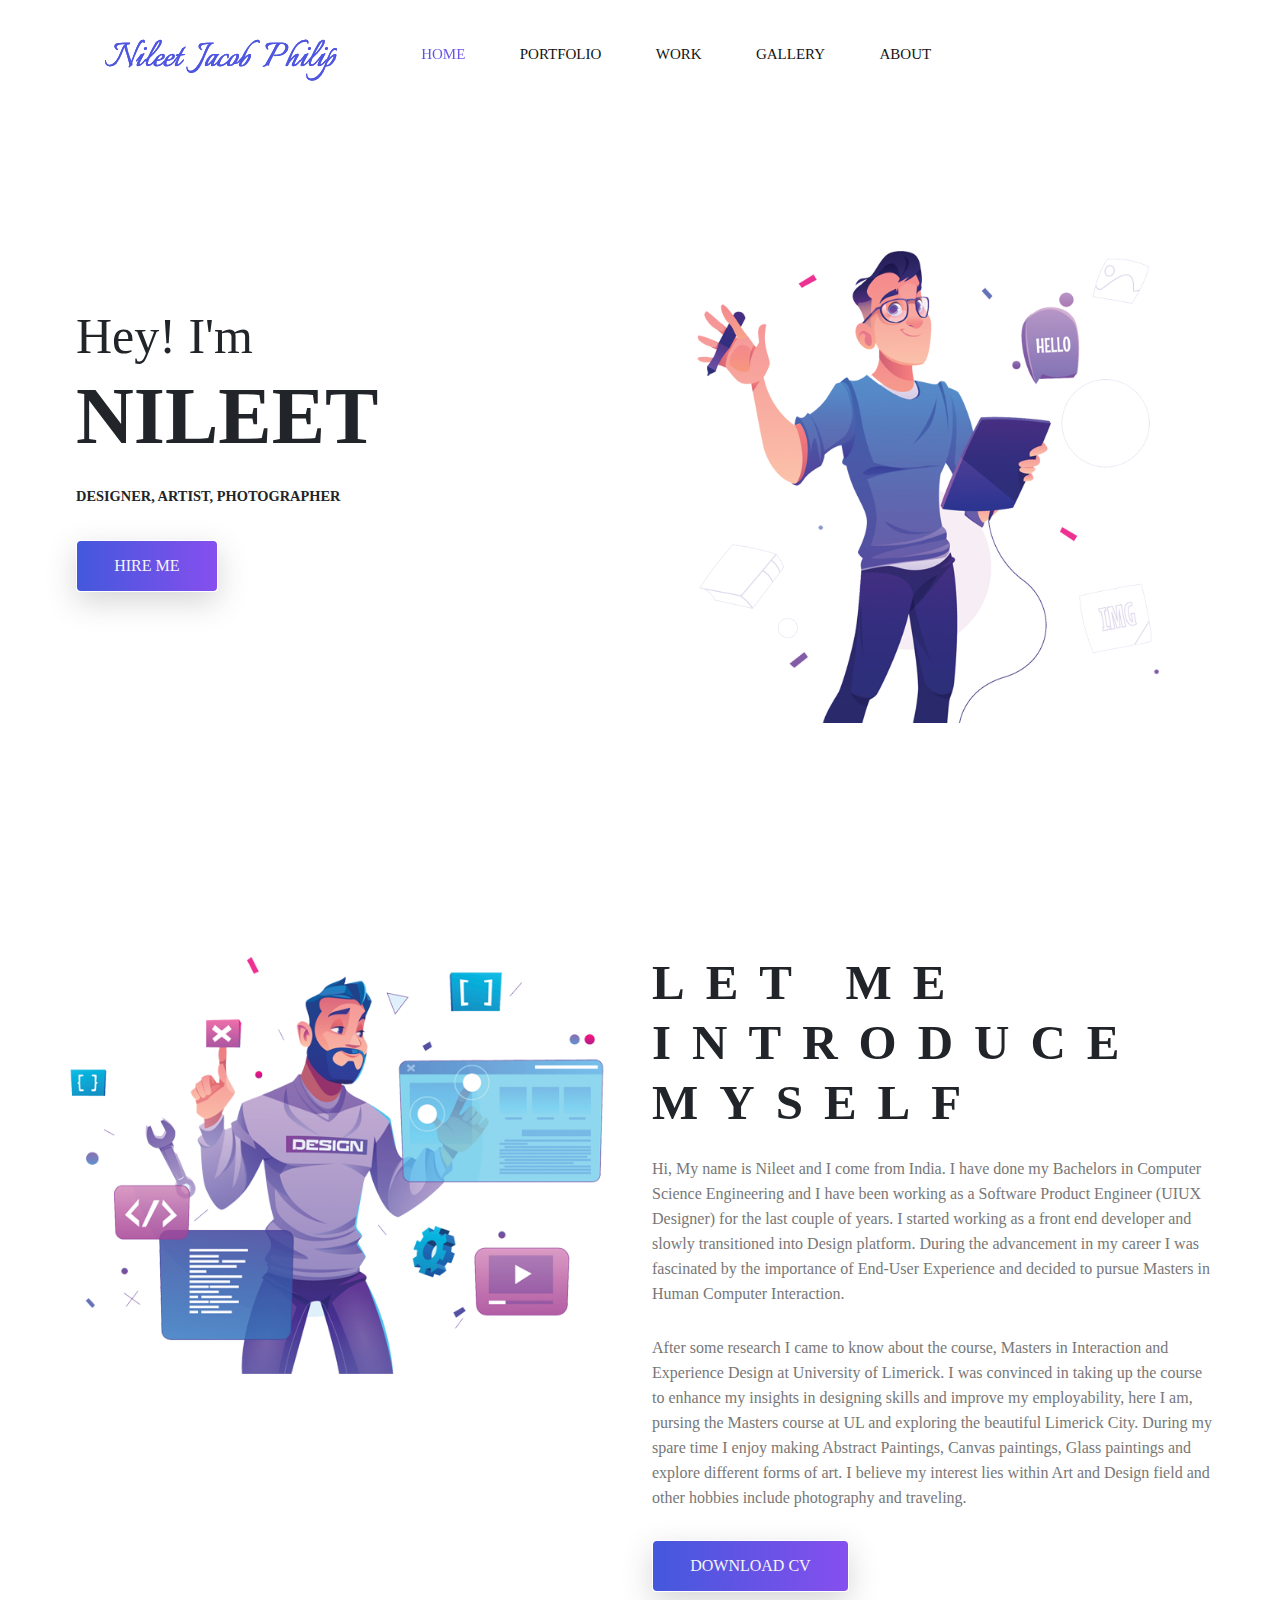
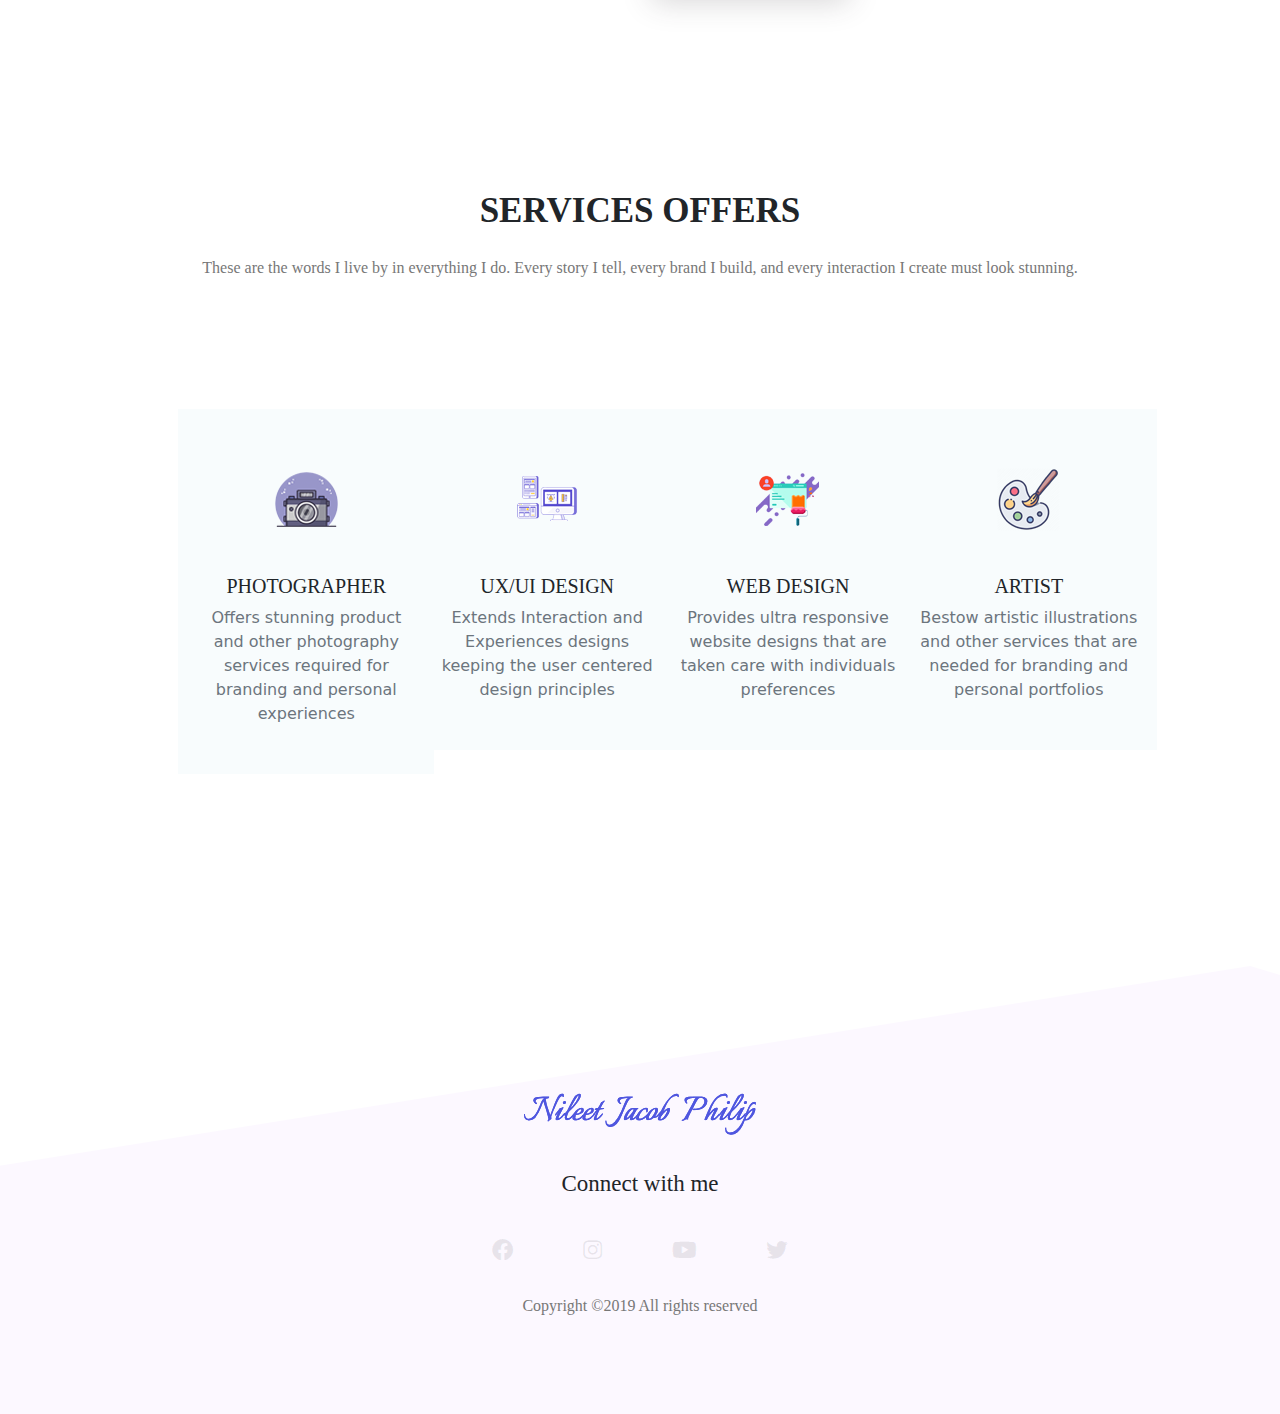
<file: index.html>
<!DOCTYPE html>
<html lang="en">

<head>
    <meta charset="UTF-8">
    <meta name="viewport" content="width=device-width, initial-scale=1.0">
    <meta http-equiv="X-UA-Compatible" content="ie=edge">
    <title>Nileet Jacob Philip</title>


    <!--  Bootstrap css file  -->
    <link rel="stylesheet" type="text/css" href="./css/bootstrap.min.css">

    <!--  font awesome icons  -->
    <link rel="stylesheet" href="./css/all.min.css">


    <!--  Magnific Popup css file  -->
    <link rel="stylesheet" href="./vendor/Magnific-Popup/dist/magnific-popup.css">


    <!--  Owl-carousel css file  -->
    <link rel="stylesheet" href="./vendor/owl-carousel/css/owl.carousel.min.css">
    <link rel="stylesheet" href="./vendor/owl-carousel/css/owl.theme.default.min.css">


    <!--  custom css file  -->
    <link rel="stylesheet" href="./css/style.css">

    <!--  Responsive css file  -->
    <link rel="stylesheet" href="./css/responsive.css">

</head>

<body>


    <!--  ======================= Start Header Area ============================== -->

    <header class="header_area">
        <div class="main-menu">
            <nav class="navbar navbar-expand-lg navbar-light">
                <a class="navbar-brand" href="./index.html"><img src="./img/logo.png" alt="logo"></a>
                <button class="navbar-toggler" type="button" data-toggle="collapse" data-target="#navbarNav" aria-controls="navbarNav" aria-expanded="false" aria-label="Toggle navigation">
                    <span class="navbar-toggler-icon"></span>
                </button>
                <div class="collapse navbar-collapse" id="navbarNav">
                    <div class="mr-auto"></div>
                        <ul class="navbar-nav">
                            <li class="nav-item active">
                                <a class="nav-link" href="./index.html">Home <span class="sr-only">(current)</span></a>
                            </li>
                            <li class="nav-item ">
                                <a class="nav-link " href="./portfolio.html">Portfolio</a>
                            </li>
                            <li class="nav-item">
                                <a class="nav-link" href="./work.html">Work</a>
                            </li>
                        </li>
                        <li class="nav-item ">
                            <a class="nav-link" href="./gallery.html">Gallery</a>
                        </li>
                            <li class="nav-item">
                                <a class="nav-link" href="./about.html">About</a>
                            </li>
                        </ul>
                </div>
            </nav>
        </div>
    </header>

    <!--  ======================= End Header Area ============================== -->

    <!--  ======================= Start Main Area ================================ -->
    <main class="site-main">


        <!--  ======================= Start Banner Area =======================  -->
        <section class="site-banner">
            <div class="container">
                <div class="row">
                    <div class="col-lg-6 col-md-12 site-title">
                        <h3 class="title-text">Hey! I'm</h3>
                        <h1 class="title-text text-uppercase">Nileet</h1>
                        <h4 class="title-text text-uppercase">Designer, Artist, Photographer</h4>
                        <div class="site-buttons">
                            <div class="d-flex flex-row flex-wrap">
                                <button type="button" class="btn button primary-button mr-4 text-uppercase">hire
                                    me</button>

                            </div>
                        </div>
                    </div>
                    <div class="col-lg-6 col-md-12 banner-image">
                        <img src="./img/banner/banner-image.png" alt="banner-img" class="img-fluid">
                    </div>
                </div>
            </div>
        </section>
        <!--  ======================= End Banner Area =======================  -->

        <!--  ========================= About Area ==========================  -->

        <section class="about-area">
            <div class="container-fluid">
                <div class="row">
                    <div class="col-lg-6 col-md-12">
                        <div class="about-image">
                            <img src="./img/about-us.png" alt="About us" class="img-fluid">
                        </div>
                    </div>
                    <div class="col-lg-6 col-md-12 about-title">
                        <h2 class="text-uppercase pt-5">
                            <span>Let me</span>
                            <span>introduce</span>
                            <span>myself</span>
                        </h2>
                        <div class="paragraph py-2 w-130">
                            <p class="para">
                                Hi, My name is Nileet and I come from India. I have done my Bachelors in Computer
                                Science Engineering and I have been working as a Software Product Engineer (UIUX
                                Designer) for the last couple of years. I started working as a front end
                                developer and slowly transitioned into Design platform. During the advancement in my
                                career I was fascinated by the importance of End-User Experience and decided to pursue
                                Masters in Human Computer Interaction.
                            </p>
                            <p class="para">
                                After some research I came to know about the course, Masters in Interaction and
                                Experience Design at University of Limerick. I was convinced in taking up the course to
                                enhance my insights in designing skills and improve my employability, here I am, pursing
                                the Masters course at UL and exploring the beautiful Limerick City.
                                During my spare time I enjoy making Abstract Paintings, Canvas paintings, Glass
                                paintings and explore different forms of art. I believe my interest lies within Art and
                                Design field and other hobbies include photography and traveling.
                            </p>
                        </div>
                        <a href="./docs/resume.pdf" target="_blank">
                            <button type="button" class="btn button primary-button text-uppercase">Download cv</button>
                        </a>
                    </div>
                </div>
            </div>
        </section>

        <!--  ========================= End About Area ==========================  -->



        <!--  ====================== Start Services Area =============================  -->

        <section class="services-area">
            <div class="container">
                <div class="row">
                    <div class="col-lg-12 text-center services-title">
                        <h1 class="text-uppercase title-text">Services Offers</h1>
                        <p class="para">
                            These are the words I live by in everything I do. Every story I tell, every brand I
                            build, and every interaction I create must look stunning.
                        </p>
                    </div>
                </div>
                <div class="container services-list">
                    <div class="row">
                        <div class="col-lg-3 col-md-6 col-sm-12">
                            <div class="services">
                                <div class="sevices-img text-center py-4">
                                    <img src="./img/services/s1.png" alt="Services-1">
                                </div>
                                <div class="card-body text-center">
                                    <h5 class="card-title text-uppercase font-roboto">Photographer</h5>
                                    <p class="card-text text-secondary">
                                        Offers stunning product and other
                                        photography services required
                                        for branding and personal experiences
                                    </p>
                                </div>
                            </div>
                        </div>
                        <div class="col-lg-3 col-md-6 col-sm-12">
                            <div class="services">
                                <div class="sevices-img text-center py-4">
                                    <img src="./img/services/s2.png" alt="Services-2">
                                </div>
                                <div class="card-body text-center">
                                    <h5 class="card-title text-uppercase font-roboto">ux/ui design</h5>
                                    <p class="card-text text-secondary">
                                        Extends Interaction and Experiences designs keeping the user centered design
                                        principles
                                    </p>
                                </div>
                            </div>
                        </div>
                        <div class="col-lg-3 col-md-6 col-sm-12">
                            <div class="services">
                                <div class="sevices-img text-center py-4">
                                    <img src="./img/services/s3.png" alt="Services-3">
                                </div>
                                <div class="card-body text-center">
                                    <h5 class="card-title text-uppercase font-roboto">web design</h5>
                                    <p class="card-text text-secondary">
                                        Provides ultra responsive website designs that are
                                        taken care with individuals preferences
                                    </p>
                                </div>
                            </div>
                        </div>
                        <div class="col-lg-3 col-md-6 col-sm-12">
                            <div class="services">
                                <div class="sevices-img text-center py-4">
                                    <img src="./img/services/s4.png" alt="Services-4">
                                </div>
                                <div class="card-body text-center">
                                    <h5 class="card-title text-uppercase font-roboto">Artist</h5>
                                    <p class="card-text text-secondary">
                                        Bestow artistic illustrations and other services that are needed for branding
                                        and personal portfolios
                                    </p>
                                </div>
                            </div>
                        </div>
                    </div>
                </div>
            </div>
        </section>

        <!--  ====================== End Services Area =============================  -->





    </main>
    <!--  ======================= End Main Area ================================ -->

    <footer class="footer-area">
        <div class="container">
            <div class="">
                <div class="site-logo text-center py-4">
                    <a href="./index.html"><img src="./img/logo.png" alt="logo"></a>
                </div>
                <div class="social text-center">
                    <h5 class="text-center">Connect with me</h5>
                    <a href="https://www.facebook.com/nileet.philip" target="_blank"><i class="fab fa-facebook"></i></a>
                    <a href="https://www.instagram.com/comefeeltheart/" target="_blank"><i
                            class="fab fa-instagram"></i></a>
                    <a href="https://www.youtube.com/channel/UCjj8_3spuU92px79kiF-eOQ" target="_blank"><i
                            class="fab fa-youtube"></i></a>
                    <a href="https://twitter.com/Nileetjacob" target="_blank"><i class="fab fa-twitter"></i></a>
                </div>
                <div class="copyrights text-center">
                    <p class="para">
                        Copyright ©2019 All rights reserved
                        <a href="#"><span style="color: var(--primary-color);"></span></a>
                    </p>
                </div>
            </div>
        </div>
    </footer>


    <!--  Jquery js file  -->
    <script type="text/javascript" src="./js/jquery.3.4.1.js"></script>

    <!--  Bootstrap js file  -->
    <script type="text/javascript" src="./js/bootstrap.min.js"></script>

    <!--  isotope js library  -->
    <script type="text/javascript" src="./vendor/isotope/isotope.min.js"></script>

    <!--  Magnific popup script file  -->
    <script type="text/javascript" src="./vendor/Magnific-Popup/dist/jquery.magnific-popup.min.js"></script>

    <!--  Owl-carousel js file  -->
    <script type="text/javascript" src="./vendor/owl-carousel/js/owl.carousel.min.js"></script>

    <!--  custom js file  -->
    <script type="text/javascript" src="./js/main.js"></script>


</body>

</html>
</file>
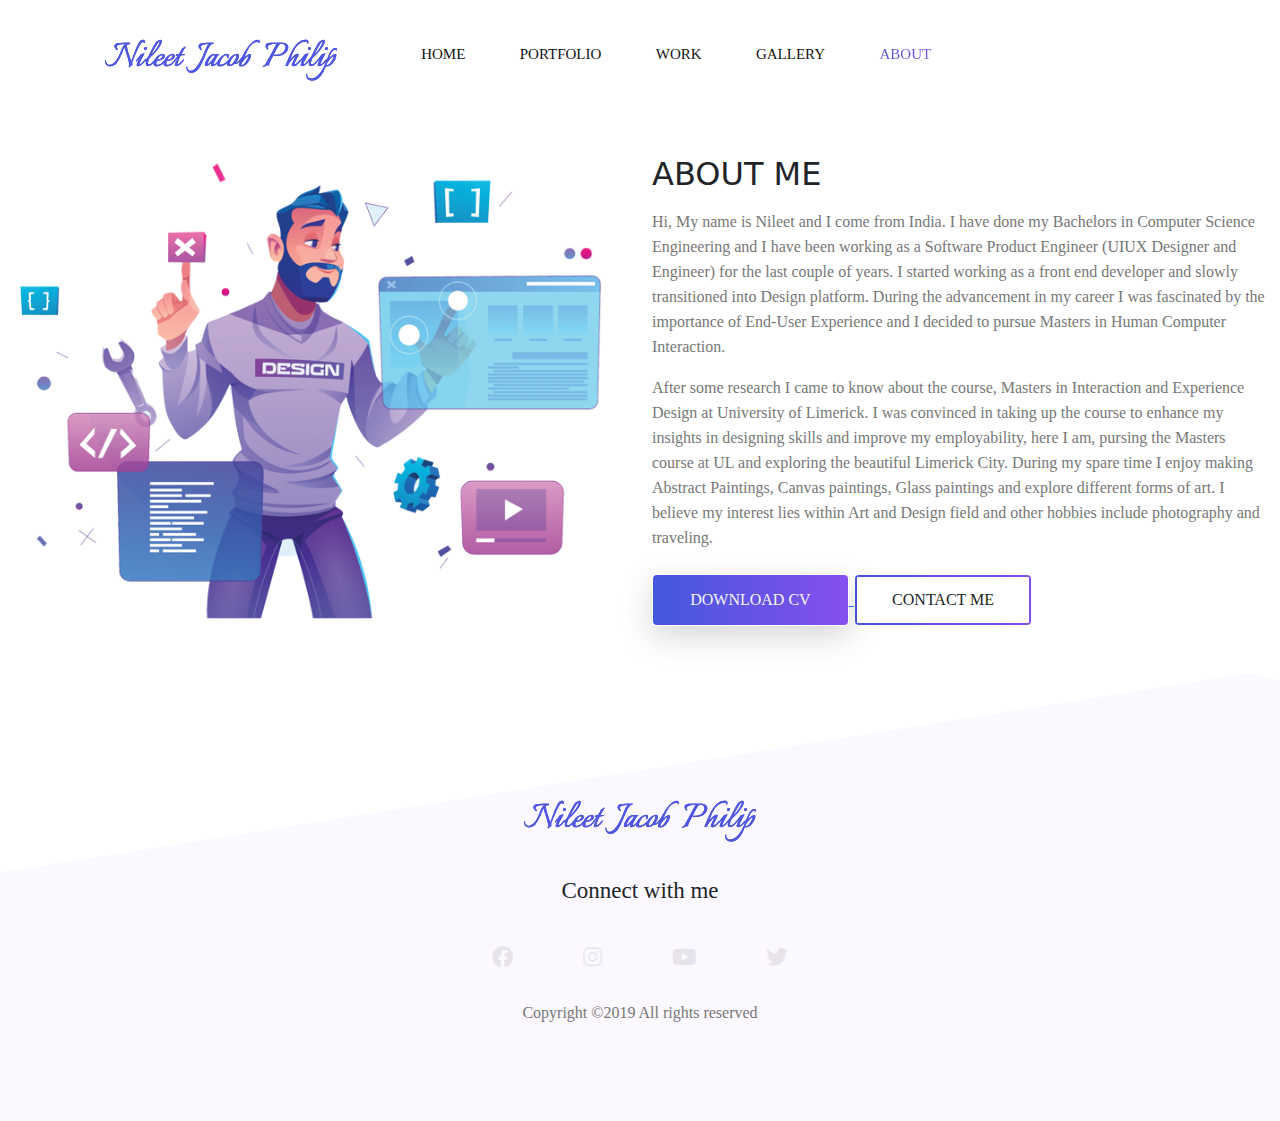
<file: about.html>
<!DOCTYPE html>
<html lang="en">

<head>
    <meta charset="UTF-8">
    <meta name="viewport" content="width=device-width, initial-scale=1.0">
    <meta http-equiv="X-UA-Compatible" content="ie=edge">
    <title>Nileet Jacob Philip</title>


    <!--  Bootstrap css file  -->
    <link rel="stylesheet" type="text/css" href="./css/bootstrap.min.css">

    <!--  font awesome icons  -->
    <link rel="stylesheet" href="./css/all.min.css">


    <!--  Magnific Popup css file  -->
    <link rel="stylesheet" href="./vendor/Magnific-Popup/dist/magnific-popup.css">


    <!--  Owl-carousel css file  -->
    <link rel="stylesheet" href="./vendor/owl-carousel/css/owl.carousel.min.css">
    <link rel="stylesheet" href="./vendor/owl-carousel/css/owl.theme.default.min.css">


    <!--  custom css file  -->
    <link rel="stylesheet" href="./css/style.css">

    <!--  Responsive css file  -->
    <link rel="stylesheet" href="./css/responsive.css">

</head>

<body>


    <!--  ======================= Start Header Area ============================== -->

    <header class="header_area">
        <div class="main-menu">
            <nav class="navbar navbar-expand-lg navbar-light">
                <a class="navbar-brand" href="./index.html"><img src="./img/logo.png" alt="logo"></a>
                <button class="navbar-toggler" type="button" data-toggle="collapse" data-target="#navbarNav"
                    aria-controls="navbarNav" aria-expanded="false" aria-label="Toggle navigation">
                    <span class="navbar-toggler-icon"></span>
                </button>
                <div class="collapse navbar-collapse" id="navbarNav">
                    <div class="mr-auto"></div>
                    <ul class="navbar-nav">
                        <li class="nav-item ">
                            <a class="nav-link" href="./index.html">Home <span class="sr-only">(current)</span></a>
                        </li>
                        <li class="nav-item ">
                            <a class="nav-link " href="./portfolio.html">Portfolio</a>
                        </li>
                        <li class="nav-item">
                            <a class="nav-link" href="./work.html">Work</a>
                        </li>
                        <li class="nav-item ">
                            <a class="nav-link" href="./gallery.html">Gallery</a>
                        </li>
                        <li class="nav-item active">
                            <a class="nav-link" href="./about.html">About</a>
                        </li>
                    </ul>
                </div>
            </nav>
        </div>
    </header>

    <!--  ======================= End Header Area ============================== -->


    <!--  ========================= About Area ==========================  -->

    <section class="about-area">
        <div class="container-fluid">
            <div class="row">
                <div class="col-lg-6 col-md-12">
                    <div class="about-image">
                        <img src="./img/about-us.png" alt="About us" class="img-fluid">
                    </div>
                </div>
                <div class="col-lg-6 col-md-12 about-title">
                    <h2 class="text-uppercase pt-5">
                        <span>About</span>
                        <span>Me</span>
                    </h2>
                    <div class="paragraph py-2 w-130">
                        <p class="para">
                            Hi, My name is Nileet and I come from India. I have done my Bachelors in Computer
                            Science Engineering and I have been working as a Software Product Engineer (UIUX
                            Designer and Engineer) for the last couple of years. I started working as a front end
                            developer and slowly transitioned into Design platform. During the advancement in my
                            career I was fascinated by the importance of End-User Experience and I decided to pursue
                            Masters in Human Computer Interaction.
                        </p>
                        <p class="para">
                            After some research I came to know about the course, Masters in Interaction and
                            Experience Design at University of Limerick. I was convinced in taking up the course to
                            enhance my insights in designing skills and improve my employability, here I am, pursing
                            the Masters course at UL and exploring the beautiful Limerick City.
                            During my spare time I enjoy making Abstract Paintings, Canvas paintings, Glass
                            paintings and explore different forms of art. I believe my interest lies within Art and
                            Design field and other hobbies include photography and traveling.
                        </p>
                    </div>
                    <a href="./docs/resume.pdf" target="_blank">
                        <button type="button" class="btn button primary-button text-uppercase">Download cv</button>
                    </a>
                    <a href="./docs/Contact.pdf" target="_blank">
                        <button type="button" class="btn button secondary-button text-uppercase">contact Me</button>
                    </a>
                </div>
            </div>
        </div>
    </section>

    <!--  ========================= End About Area ==========================  -->


    </main>
    <!--  ======================= End Main Area ================================ -->

    <footer class="footer-area">
        <div class="container">
            <div class="">
                <div class="site-logo text-center py-4">
                    <a href="./index.html"><img src="./img/logo.png" alt="logo"></a>
                </div>
                <div class="social text-center">
                    <h5 class="text-center">Connect with me</h5>
                    <a href="https://www.facebook.com/nileet.philip" target="_blank"><i class="fab fa-facebook"></i></a>
                    <a href="https://www.instagram.com/comefeeltheart/" target="_blank"><i
                            class="fab fa-instagram"></i></a>
                    <a href="https://www.youtube.com/channel/UCjj8_3spuU92px79kiF-eOQ" target="_blank"><i
                            class="fab fa-youtube"></i></a>
                    <a href="https://twitter.com/Nileetjacob" target="_blank"><i class="fab fa-twitter"></i></a>
                </div>
                <div class="copyrights text-center">
                    <p class="para">
                        Copyright ©2019 All rights reserved
                        <a href="#"><span style="color: var(--primary-color);"></span></a>
                    </p>
                </div>
            </div>
        </div>
    </footer>


    <!--  Jquery js file  -->
    <script type="text/javascript" src="./js/jquery.3.4.1.js"></script>

    <!--  Bootstrap js file  -->
    <script type="text/javascript" src="./js/bootstrap.min.js"></script>

    <!--  isotope js library  -->
    <script type="text/javascript" src="./vendor/isotope/isotope.min.js"></script>

    <!--  Magnific popup script file  -->
    <script type="text/javascript" src="./vendor/Magnific-Popup/dist/jquery.magnific-popup.min.js"></script>

    <!--  Owl-carousel js file  -->
    <script type="text/javascript" src="./vendor/owl-carousel/js/owl.carousel.min.js"></script>

    <!--  custom js file  -->
    <script type="text/javascript" src="./js/main.js"></script>


</body>

</html>
</file>
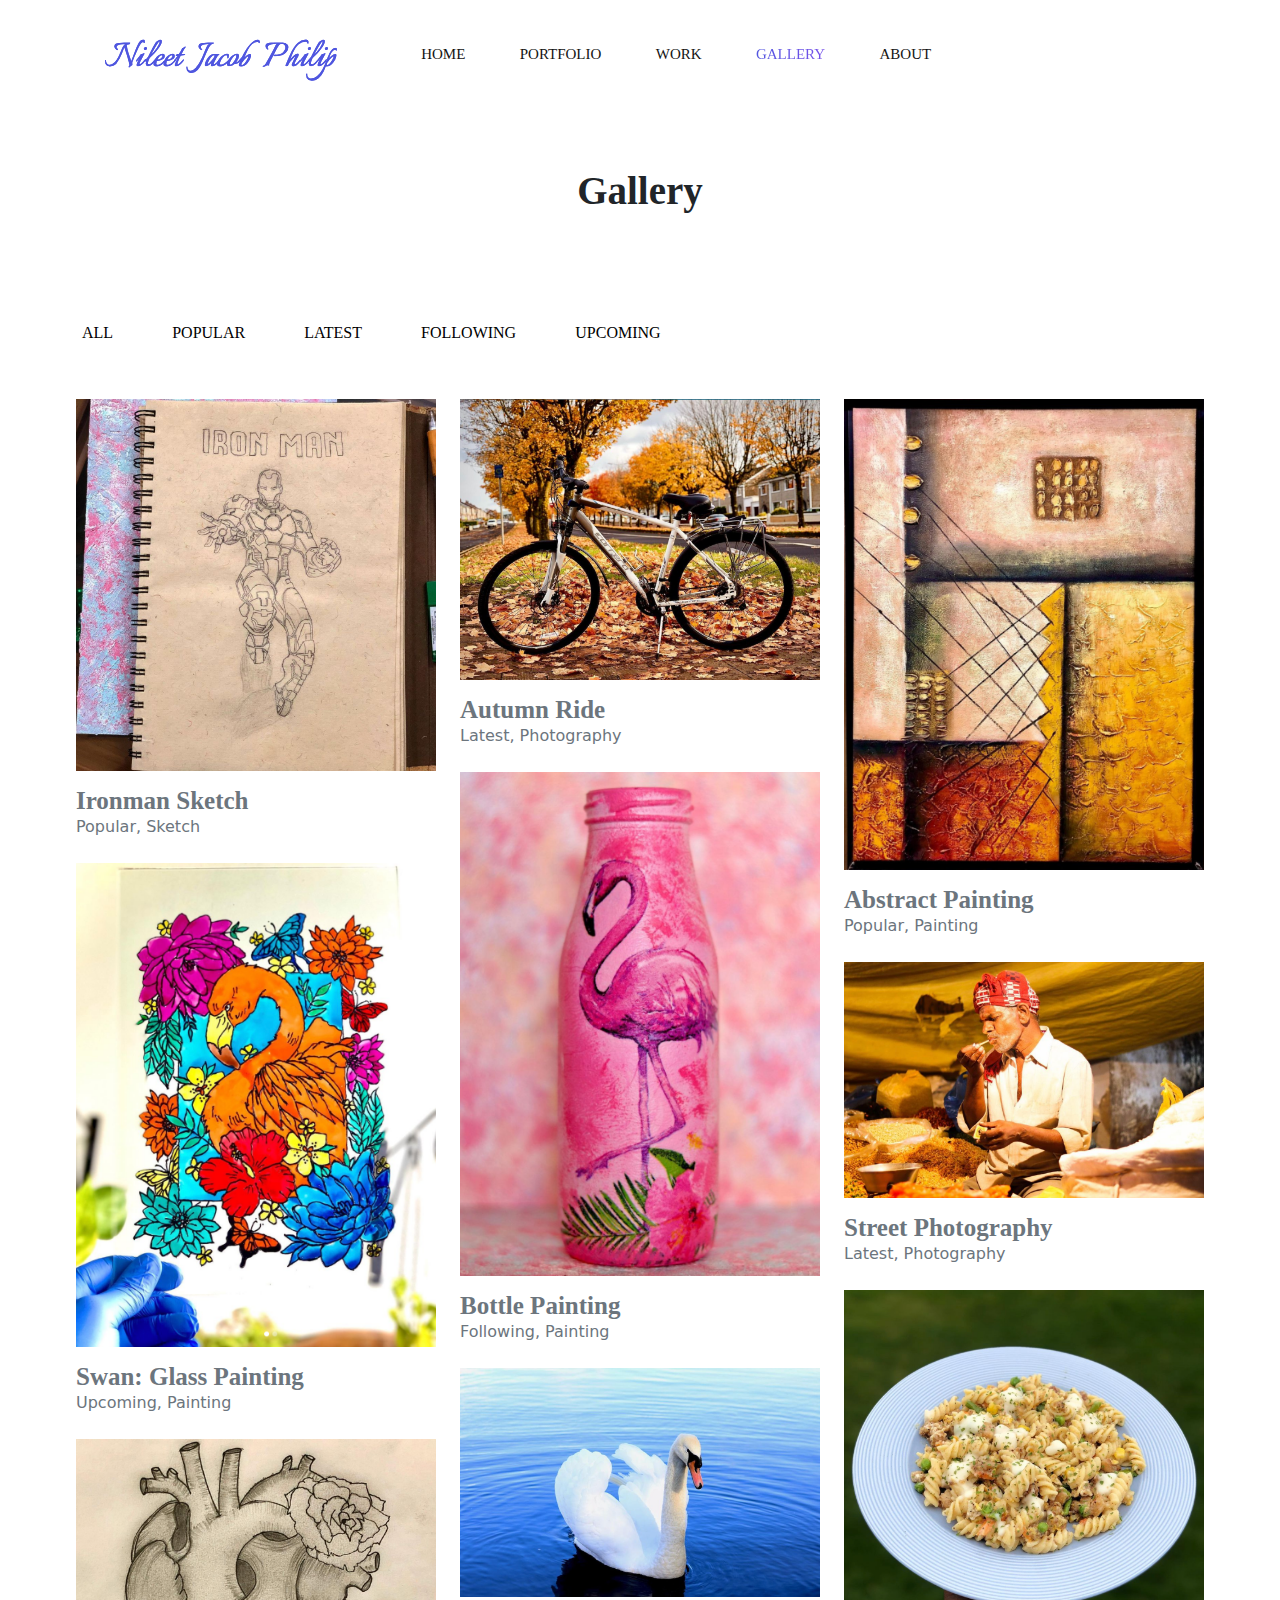
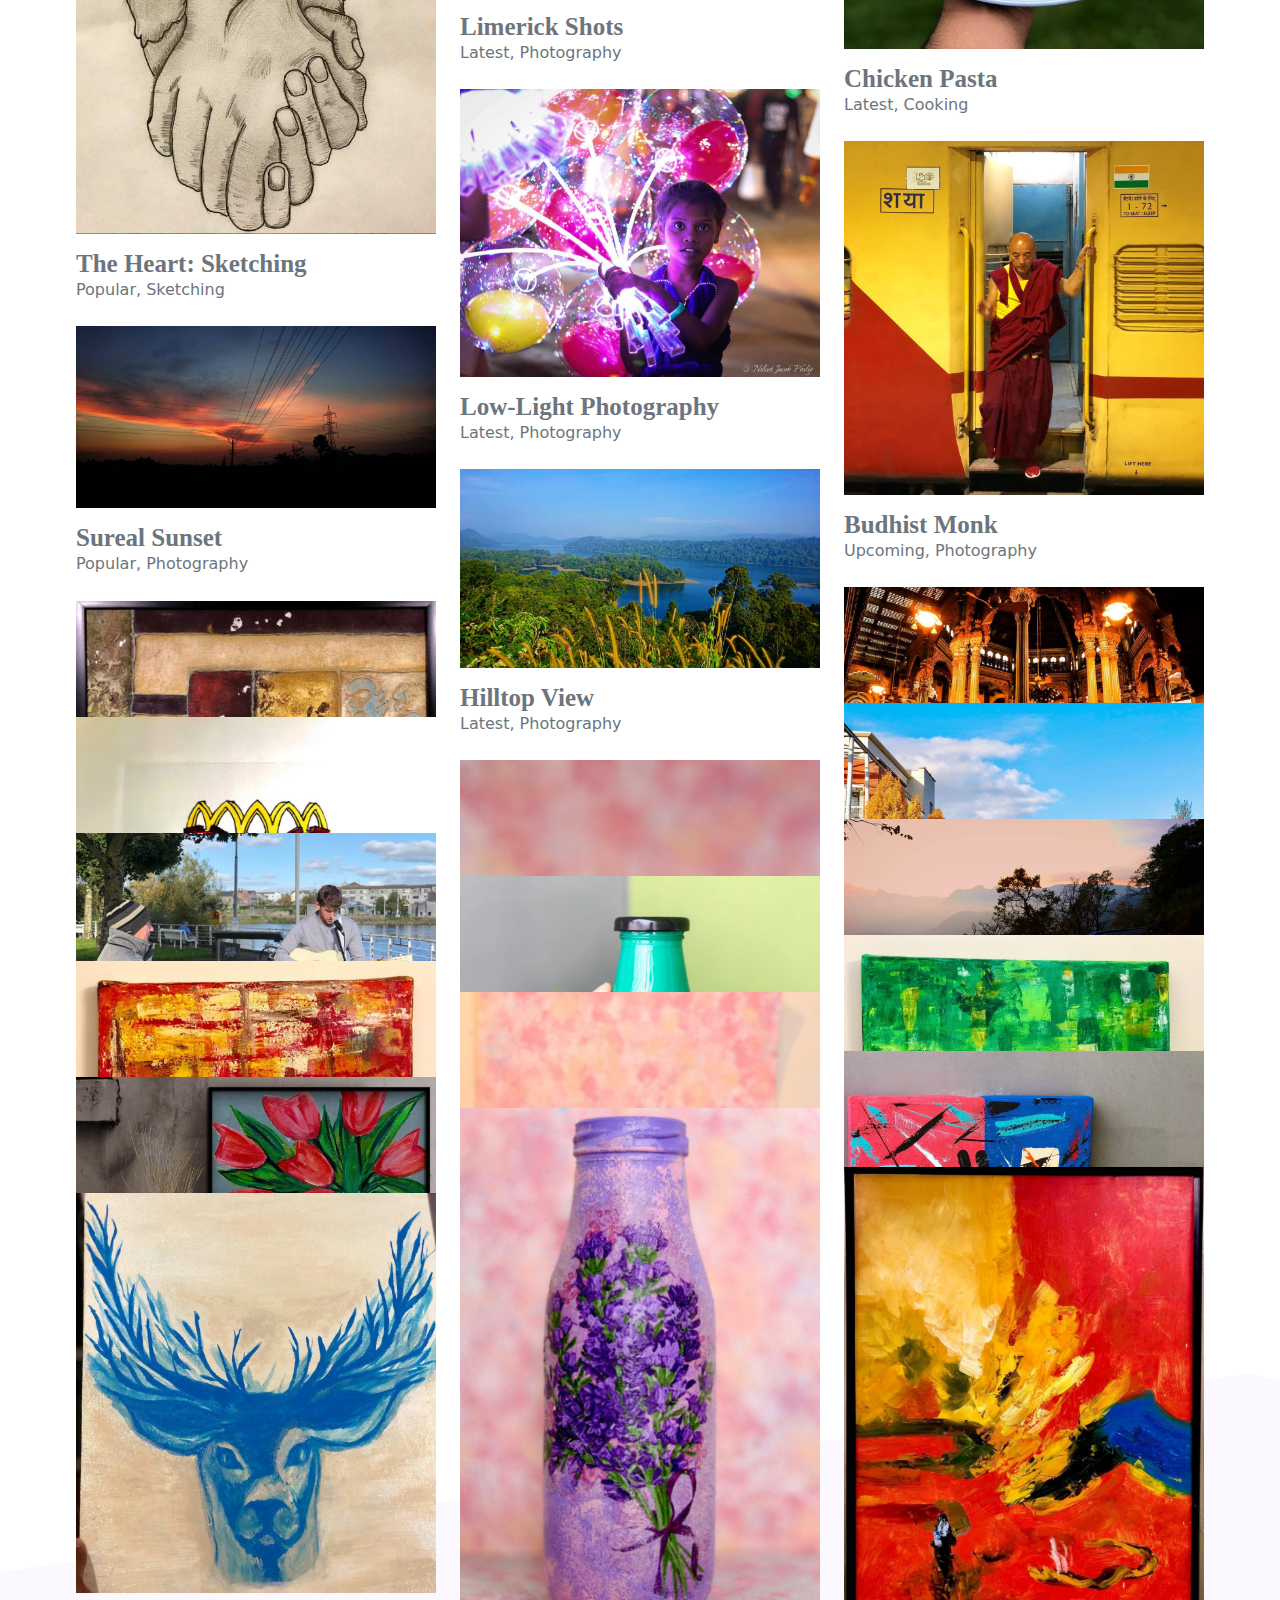
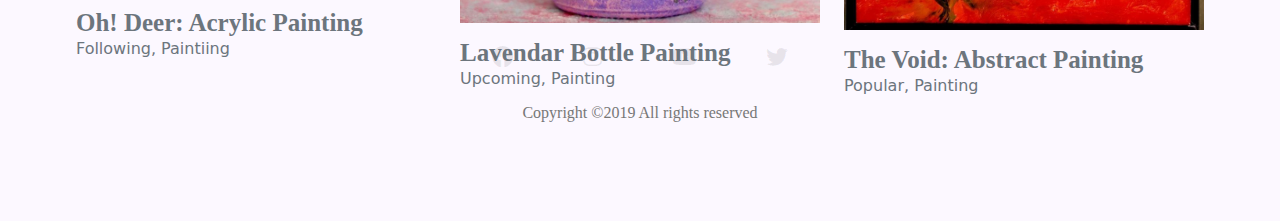
<file: gallery.html>
<!DOCTYPE html>
<html lang="en">

<head>
    <meta charset="UTF-8">
    <meta name="viewport" content="width=device-width, initial-scale=1.0">
    <meta http-equiv="X-UA-Compatible" content="ie=edge">
    <title>Nileet Jacob Philip</title>


    <!--  Bootstrap css file  -->
    <link rel="stylesheet" type="text/css" href="./css/bootstrap.min.css">

    <!--  font awesome icons  -->
    <link rel="stylesheet" href="./css/all.min.css">


    <!--  Magnific Popup css file  -->
    <link rel="stylesheet" href="./vendor/Magnific-Popup/dist/magnific-popup.css">


    <!--  Owl-carousel css file  -->
    <link rel="stylesheet" href="./vendor/owl-carousel/css/owl.carousel.min.css">
    <link rel="stylesheet" href="./vendor/owl-carousel/css/owl.theme.default.min.css">


    <!--  custom css file  -->
    <link rel="stylesheet" href="./css/style.css">

    <!--  Responsive css file  -->
    <link rel="stylesheet" href="./css/responsive.css">

</head>

<body>


    <!--  ======================= Start Header Area ============================== -->

    <header class="header_area">
        <div class="main-menu">
            <nav class="navbar navbar-expand-lg navbar-light">
                <a class="navbar-brand" href="./index.html"><img src="./img/logo.png" alt="logo"></a>
                <button class="navbar-toggler" type="button" data-toggle="collapse" data-target="#navbarNav"
                    aria-controls="navbarNav" aria-expanded="false" aria-label="Toggle navigation">
                    <span class="navbar-toggler-icon"></span>
                </button>
                <div class="collapse navbar-collapse" id="navbarNav">
                    <div class="mr-auto"></div>
                    <ul class="navbar-nav">
                        <li class="nav-item ">
                            <a class="nav-link" href="./index.html">Home <span class="sr-only">(current)</span></a>
                        </li>
                        <li class="nav-item ">
                            <a class="nav-link " href="./portfolio.html">Portfolio</a>
                        </li>
                        <li class="nav-item">
                            <a class="nav-link" href="./work.html">Work</a>
                        </li>
                        <li class="nav-item active">
                            <a class="nav-link" href="./gallery.html">Gallery</a>
                        </li>
                        <li class="nav-item">
                            <a class="nav-link" href="./about.html">About</a>
                        </li>



                    </ul>
                </div>
            </nav>
        </div>
    </header>

    <!--  ======================= End Header Area ============================== -->

    <!--  ======================= Start Main Area ================================ -->
    <main class="site-main">




        <!--  ======================= Project Area =============================  -->

        <section class="project-area">
            <div class="container">
                <div class="project-title pb-5">
                    <h1 class="text-center title-h1">Gallery</h1>
                </div>

                <div class="button-group">
                    <button type="button" class="active" id="btn1" data-filter="*">All</button>
                    <button type="button" data-filter=".popular">Popular</button>
                    <button type="button" data-filter=".latest">Latest</button>
                    <button type="button" data-filter=".following">Following</button>
                    <button type="button" data-filter=".upcoming">Upcoming</button>
                </div>

                <div class="row grid">
                    <!-- Image Grid inside the Gallery-->
                    <div class="col-lg-4 col-md-6 col-sm-12 element-item popular">
                        <div class="our-project">
                            <div class="img">
                                <a class="test-popup-link"
                                    href="./img/gallery/0.png">
                                    <img src="./img/gallery/0.png"
                                        alt="portfolio-1" class="img-fluid">
                                </a>
                            </div>
                            <div class="title py-4">
                                <h4 class="text-secondary">Ironman Sketch</h4>
                                <span class="text-secondary">Popular, Sketch</span>
                            </div>
                        </div>
                    </div>
                    <!-- Image Grid inside the Gallery-->
                    <div class="col-lg-4 col-md-6 col-sm-12 element-item latest">
                        <div class="our-project">
                            <div class="img">
                                <a class="test-popup-link"
                                    href="./img/gallery/1.png">
                                    <img src="./img/gallery/1.png"
                                        alt="portfolio-1" class="img-fluid">
                                </a>
                            </div>
                            <div class="title py-4">
                                <h4 class="text-secondary">Autumn Ride</h4>
                                <span class="text-secondary">Latest, Photography</span>
                            </div>
                        </div>
                    </div>
                    <!-- Image Grid inside the Gallery-->
                    <div class="col-lg-4 col-md-6 col-sm-12 element-item popular">
                        <div class="our-project">
                            <div class="img">
                                <a class="test-popup-link"
                                    href="./img/gallery/2.png">
                                    <img src="./img/gallery/2.png"
                                        alt="portfolio-1" class="img-fluid">
                                </a>
                            </div>
                            <div class="title py-4">
                                <h4 class="text-secondary">Abstract Painting</h4>
                                <span class="text-secondary">Popular, Painting</span>
                            </div>
                        </div>
                    </div>
                    <!-- Image Grid inside the Gallery-->
                    <div class="col-lg-4 col-md-6 col-sm-12 element-item following">
                        <div class="our-project">
                            <div class="img">
                                <a class="test-popup-link"
                                    href="./img/gallery/3.png">
                                    <img src="./img/gallery/3.png"
                                        alt="portfolio-1" class="img-fluid">
                                </a>
                            </div>
                            <div class="title py-4">
                                <h4 class="text-secondary">Bottle Painting</h4>
                                <span class="text-secondary">Following, Painting</span>
                            </div>
                        </div>
                    </div>
                    <!-- Image Grid inside the Gallery-->
                    <div class="col-lg-4 col-md-6 col-sm-12 element-item upcoming">
                        <div class="our-project">
                            <div class="img">
                                <a class="test-popup-link"
                                    href="./img/gallery/4.png">
                                    <img src="./img/gallery/4.png"
                                        alt="portfolio-1" class="img-fluid">
                                </a>
                            </div>
                            <div class="title py-4">
                                <h4 class="text-secondary">Swan: Glass Painting</h4>
                                <span class="text-secondary">Upcoming, Painting</span>
                            </div>
                        </div>
                    </div>
                    <!-- Image Grid inside the Gallery-->
                    <div class="col-lg-4 col-md-6 col-sm-12 element-item latest">
                        <div class="our-project">
                            <div class="img">
                                <a class="test-popup-link"
                                    href="./img/gallery/5.png">
                                    <img src="./img/gallery/5.png"
                                        alt="portfolio-1" class="img-fluid">
                                </a>
                            </div>
                            <div class="title py-4">
                                <h4 class="text-secondary">Street Photography</h4>
                                <span class="text-secondary">Latest, Photography</span>
                            </div>
                        </div>
                    </div>
                    <!-- Image Grid inside the Gallery-->
                    <div class="col-lg-4 col-md-6 col-sm-12 element-item latest">
                        <div class="our-project">
                            <div class="img">
                                <a class="test-popup-link"
                                    href="./img/gallery/6.png">
                                    <img src="./img/gallery/6.png"
                                        alt="portfolio-1" class="img-fluid">
                                </a>
                            </div>
                            <div class="title py-4">
                                <h4 class="text-secondary">Chicken Pasta</h4>
                                <span class="text-secondary">Latest, Cooking</span>
                            </div>
                        </div>
                    </div>
                    <!-- Image Grid inside the Gallery-->
                    <div class="col-lg-4 col-md-6 col-sm-12 element-item latest">
                        <div class="our-project">
                            <div class="img">
                                <a class="test-popup-link"
                                    href="./img/gallery/7.png">
                                    <img src="./img/gallery/7.png"
                                        alt="portfolio-1" class="img-fluid">
                                </a>
                            </div>
                            <div class="title py-4">
                                <h4 class="text-secondary">Limerick Shots</h4>
                                <span class="text-secondary">Latest, Photography</span>
                            </div>
                        </div>
                    </div>
                    <!-- Image Grid inside the Gallery-->
                    <div class="col-lg-4 col-md-6 col-sm-12 element-item popular">
                        <div class="our-project">
                            <div class="img">
                                <a class="test-popup-link"
                                    href="./img/gallery/8.png">
                                    <img src="./img/gallery/8.png"
                                        alt="portfolio-1" class="img-fluid">
                                </a>
                            </div>
                            <div class="title py-4">
                                <h4 class="text-secondary">The Heart: Sketching</h4>
                                <span class="text-secondary">Popular, Sketching</span>
                            </div>
                        </div>
                    </div>
                    <!-- Image Grid inside the Gallery-->
                    <div class="col-lg-4 col-md-6 col-sm-12 element-item latest">
                        <div class="our-project">
                            <div class="img">
                                <a class="test-popup-link"
                                    href="./img/gallery/9.png">
                                    <img src="./img/gallery/9.png"
                                        alt="portfolio-1" class="img-fluid">
                                </a>
                            </div>
                            <div class="title py-4">
                                <h4 class="text-secondary">Low-Light Photography</h4>
                                <span class="text-secondary">Latest, Photography</span>
                            </div>
                        </div>
                    </div>
                    <!-- Image Grid inside the Gallery-->
                    <div class="col-lg-4 col-md-6 col-sm-12 element-item upcoming">
                        <div class="our-project">
                            <div class="img">
                                <a class="test-popup-link"
                                    href="./img/gallery/10.png">
                                    <img src="./img/gallery/10.png"
                                        alt="portfolio-1" class="img-fluid">
                                </a>
                            </div>
                            <div class="title py-4">
                                <h4 class="text-secondary">Budhist Monk</h4>
                                <span class="text-secondary">Upcoming, Photography</span>
                            </div>
                        </div>
                    </div>
                    <!-- Image Grid inside the Gallery-->
                    <div class="col-lg-4 col-md-6 col-sm-12 element-item popular">
                        <div class="our-project">
                            <div class="img">
                                <a class="test-popup-link"
                                    href="./img/gallery/11.png">
                                    <img src="./img/gallery/11.png"
                                        alt="portfolio-1" class="img-fluid">
                                </a>
                            </div>
                            <div class="title py-4">
                                <h4 class="text-secondary">Sureal Sunset</h4>
                                <span class="text-secondary">Popular, Photography</span>
                            </div>
                        </div>
                    </div>
                    <!-- Image Grid inside the Gallery-->
                    <div class="col-lg-4 col-md-6 col-sm-12 element-item latest">
                        <div class="our-project">
                            <div class="img">
                                <a class="test-popup-link"
                                    href="./img/gallery/12.png">
                                    <img src="./img/gallery/12.png"
                                        alt="portfolio-1" class="img-fluid">
                                </a>
                            </div>
                            <div class="title py-4">
                                <h4 class="text-secondary">Hilltop View</h4>
                                <span class="text-secondary">Latest, Photography</span>
                            </div>
                        </div>
                    </div>
                    <!-- Image Grid inside the Gallery-->
                    <div class="col-lg-4 col-md-6 col-sm-12 element-item latest">
                        <div class="our-project">
                            <div class="img">
                                <a class="test-popup-link"
                                    href="./img/gallery/13.png">
                                    <img src="./img/gallery/13.png"
                                        alt="portfolio-1" class="img-fluid">
                                </a>
                            </div>
                            <div class="title py-4">
                                <h4 class="text-secondary">Mysore Palace</h4>
                                <span class="text-secondary">Latest, PhotograpHY</span>
                            </div>
                        </div>
                    </div>
                    <!-- Image Grid inside the Gallery-->
                    <div class="col-lg-4 col-md-6 col-sm-12 element-item following">
                        <div class="our-project">
                            <div class="img">
                                <a class="test-popup-link"
                                    href="./img/gallery/14.png">
                                    <img src="./img/gallery/14.png"
                                        alt="portfolio-1" class="img-fluid">
                                </a>
                            </div>
                            <div class="title py-4">
                                <h4 class="text-secondary">Abstract Frame</h4>
                                <span class="text-secondary">Following, Painting</span>
                            </div>
                        </div>
                    </div>
                    <!-- Image Grid inside the Gallery-->
                    <div class="col-lg-4 col-md-6 col-sm-12 element-item popular">
                        <div class="our-project">
                            <div class="img">
                                <a class="test-popup-link"
                                    href="./img/gallery/15.png">
                                    <img src="./img/gallery/15.png"
                                        alt="portfolio-1" class="img-fluid">
                                </a>
                            </div>
                            <div class="title py-4">
                                <h4 class="text-secondary">Autumn in Ireland</h4>
                                <span class="text-secondary">Popular, Photography</span>
                            </div>
                        </div>
                    </div>
                    <!-- Image Grid inside the Gallery-->
                    <div class="col-lg-4 col-md-6 col-sm-12 element-item latest">
                        <div class="our-project">
                            <div class="img">
                                <a class="test-popup-link"
                                    href="./img/gallery/16.png">
                                    <img src="./img/gallery/16.png"
                                        alt="portfolio-1" class="img-fluid">
                                </a>
                            </div>
                            <div class="title py-4">
                                <h4 class="text-secondary">Tribal: Glass Painting</h4>
                                <span class="text-secondary">Latest, Painting</span>
                            </div>
                        </div>
                    </div>
                    <!-- Image Grid inside the Gallery-->
                    <div class="col-lg-4 col-md-6 col-sm-12 element-item upcoming">
                        <div class="our-project">
                            <div class="img">
                                <a class="test-popup-link"
                                    href="./img/gallery/17.png">
                                    <img src="./img/gallery/17.png"
                                        alt="portfolio-1" class="img-fluid">
                                </a>
                            </div>
                            <div class="title py-4">
                                <h4 class="text-secondary">Mini Bottle Painting</h4>
                                <span class="text-secondary">Upcoming, Painting</span>
                            </div>
                        </div>
                    </div>
                    <!-- Image Grid inside the Gallery-->
                    <div class="col-lg-4 col-md-6 col-sm-12 element-item popular">
                        <div class="our-project">
                            <div class="img">
                                <a class="test-popup-link"
                                    href="./img/gallery/18.png">
                                    <img src="./img/gallery/18.png"
                                        alt="portfolio-1" class="img-fluid">
                                </a>
                            </div>
                            <div class="title py-4">
                                <h4 class="text-secondary">Mountain Rides</h4>
                                <span class="text-secondary">Popular, Photography</span>
                            </div>
                        </div>
                    </div>
                    <!-- Image Grid inside the Gallery-->
                    <div class="col-lg-4 col-md-6 col-sm-12 element-item latest">
                        <div class="our-project">
                            <div class="img">
                                <a class="test-popup-link"
                                    href="./img/gallery/19.png">
                                    <img src="./img/gallery/19.png"
                                        alt="portfolio-1" class="img-fluid">
                                </a>
                            </div>
                            <div class="title py-4">
                                <h4 class="text-secondary">Live Performance: Shannon River</h4>
                                <span class="text-secondary">Latest, Photography</span>
                            </div>
                        </div>
                    </div>
                    <!-- Image Grid inside the Gallery-->
                    <div class="col-lg-4 col-md-6 col-sm-12 element-item following">
                        <div class="our-project">
                            <div class="img">
                                <a class="test-popup-link"
                                    href="./img/gallery/20.png">
                                    <img src="./img/gallery/20.png"
                                        alt="portfolio-1" class="img-fluid">
                                </a>
                            </div>
                            <div class="title py-4">
                                <h4 class="text-secondary">Bottle Design</h4>
                                <span class="text-secondary">Following, Painting</span>
                            </div>
                        </div>
                    </div>
                    <!-- Image Grid inside the Gallery-->
                    <div class="col-lg-4 col-md-6 col-sm-12 element-item popular">
                        <div class="our-project">
                            <div class="img">
                                <a class="test-popup-link"
                                    href="./img/gallery/21.png">
                                    <img src="./img/gallery/21.png"
                                        alt="portfolio-1" class="img-fluid">
                                </a>
                            </div>
                            <div class="title py-4">
                                <h4 class="text-secondary">Texture Painting: Green</h4>
                                <span class="text-secondary">Popular, Painting</span>
                            </div>
                        </div>
                    </div>
                    <!-- Image Grid inside the Gallery-->
                    <div class="col-lg-4 col-md-6 col-sm-12 element-item latest">
                        <div class="our-project">
                            <div class="img">
                                <a class="test-popup-link"
                                    href="./img/gallery/22.png">
                                    <img src="./img/gallery/22.png"
                                        alt="portfolio-1" class="img-fluid">
                                </a>
                            </div>
                            <div class="title py-4">
                                <h4 class="text-secondary">Texture Painting: Red</h4>
                                <span class="text-secondary">Latest, Painting</span>
                            </div>
                        </div>
                    </div>
                    <!-- Image Grid inside the Gallery-->
                    <div class="col-lg-4 col-md-6 col-sm-12 element-item upcoming">
                        <div class="our-project">
                            <div class="img">
                                <a class="test-popup-link"
                                    href="./img/gallery/23.png">
                                    <img src="./img/gallery/23.png"
                                        alt="portfolio-1" class="img-fluid">
                                </a>
                            </div>
                            <div class="title py-4">
                                <h4 class="text-secondary">Mini Bottle Collection</h4>
                                <span class="text-secondary">Upcoming, Painting</span>
                            </div>
                        </div>
                    </div>
                    <!-- Image Grid inside the Gallery-->
                    <div class="col-lg-4 col-md-6 col-sm-12 element-item following">
                        <div class="our-project">
                            <div class="img">
                                <a class="test-popup-link"
                                    href="./img/gallery/24.png">
                                    <img src="./img/gallery/24.png"
                                        alt="portfolio-1" class="img-fluid">
                                </a>
                            </div>
                            <div class="title py-4">
                                <h4 class="text-secondary">Black Lives Matter</h4>
                                <span class="text-secondary">Following, Painting</span>
                            </div>
                        </div>
                    </div>
                    <!-- Image Grid inside the Gallery-->
                    <div class="col-lg-4 col-md-6 col-sm-12 element-item latest">
                        <div class="our-project">
                            <div class="img">
                                <a class="test-popup-link"
                                    href="./img/gallery/25.png">
                                    <img src="./img/gallery/25.png"
                                        alt="portfolio-1" class="img-fluid">
                                </a>
                            </div>
                            <div class="title py-4">
                                <h4 class="text-secondary">Knife Painting</h4>
                                <span class="text-secondary">Latest, Painting</span>
                            </div>
                        </div>
                    </div>
                    <!-- Image Grid inside the Gallery-->
                    <div class="col-lg-4 col-md-6 col-sm-12 element-item upcoming">
                        <div class="our-project">
                            <div class="img">
                                <a class="test-popup-link"
                                    href="./img/gallery/27.png">
                                    <img src="./img/gallery/27.png"
                                        alt="portfolio-1" class="img-fluid">
                                </a>
                            </div>
                            <div class="title py-4">
                                <h4 class="text-secondary">Lavendar Bottle Painting</h4>
                                <span class="text-secondary">Upcoming, Painting</span>
                            </div>
                        </div>
                    </div>
                    <!-- Image Grid inside the Gallery-->
                    <div class="col-lg-4 col-md-6 col-sm-12 element-item popular">
                        <div class="our-project">
                            <div class="img">
                                <a class="test-popup-link"
                                    href="./img/gallery/28.png">
                                    <img src="./img/gallery/28.png"
                                        alt="portfolio-1" class="img-fluid">
                                </a>
                            </div>
                            <div class="title py-4">
                                <h4 class="text-secondary">The Void: Abstract Painting</h4>
                                <span class="text-secondary">Popular, Painting</span>
                            </div>
                        </div>
                    </div>
                    <!-- Image Grid inside the Gallery-->
                    <div class="col-lg-4 col-md-6 col-sm-12 element-item following">
                        <div class="our-project">
                            <div class="img">
                                <a class="test-popup-link"
                                    href="./img/gallery/29.png">
                                    <img src="./img/gallery/29.png"
                                        alt="portfolio-1" class="img-fluid">
                                </a>
                            </div>
                            <div class="title py-4">
                                <h4 class="text-secondary">Oh! Deer: Acrylic Painting</h4>
                                <span class="text-secondary">Following, Paintiing</span>
                            </div>
                        </div>
                    </div>
                    
                </div>
            </div>
        </section>

        <!--  ======================= End Project Area =============================  -->




    </main>
    <!--  ======================= End Main Area ================================ -->

    <footer class="footer-area">
        <div class="container">
            <div class="">
                <div class="site-logo text-center py-4">
                    <a href="./index.html"><img src="./img/logo.png" alt="logo"></a>
                </div>
                <div class="social text-center">
                    <h5 class="text-center">Connect with me</h5>
                    <a href="https://www.facebook.com/nileet.philip" target="_blank"><i class="fab fa-facebook"></i></a>
                    <a href="https://www.instagram.com/comefeeltheart/" target="_blank"><i
                            class="fab fa-instagram"></i></a>
                    <a href="https://www.youtube.com/channel/UCjj8_3spuU92px79kiF-eOQ" target="_blank"><i
                            class="fab fa-youtube"></i></a>
                    <a href="https://twitter.com/Nileetjacob" target="_blank"><i class="fab fa-twitter"></i></a>
                </div>
                <div class="copyrights text-center">
                    <p class="para">
                        Copyright ©2019 All rights reserved
                        <a href="#"><span style="color: var(--primary-color);"></span></a>
                    </p>
                </div>
            </div>
        </div>
    </footer>


    <!--  Jquery js file  -->
    <script type="text/javascript" src="./js/jquery.3.4.1.js"></script>

    <!--  Bootstrap js file  -->
    <script type="text/javascript" src="./js/bootstrap.min.js"></script>

    <!--  isotope js library  -->
    <script type="text/javascript" src="./vendor/isotope/isotope.min.js"></script>

    <!--  Magnific popup script file  -->
    <script type="text/javascript" src="./vendor/Magnific-Popup/dist/jquery.magnific-popup.min.js"></script>

    <!--  Owl-carousel js file  -->
    <script type="text/javascript" src="./vendor/owl-carousel/js/owl.carousel.min.js"></script>

    <!--  custom js file  -->
    <script type="text/javascript" src="./js/main.js"></script>


</body>

</html>
</file>
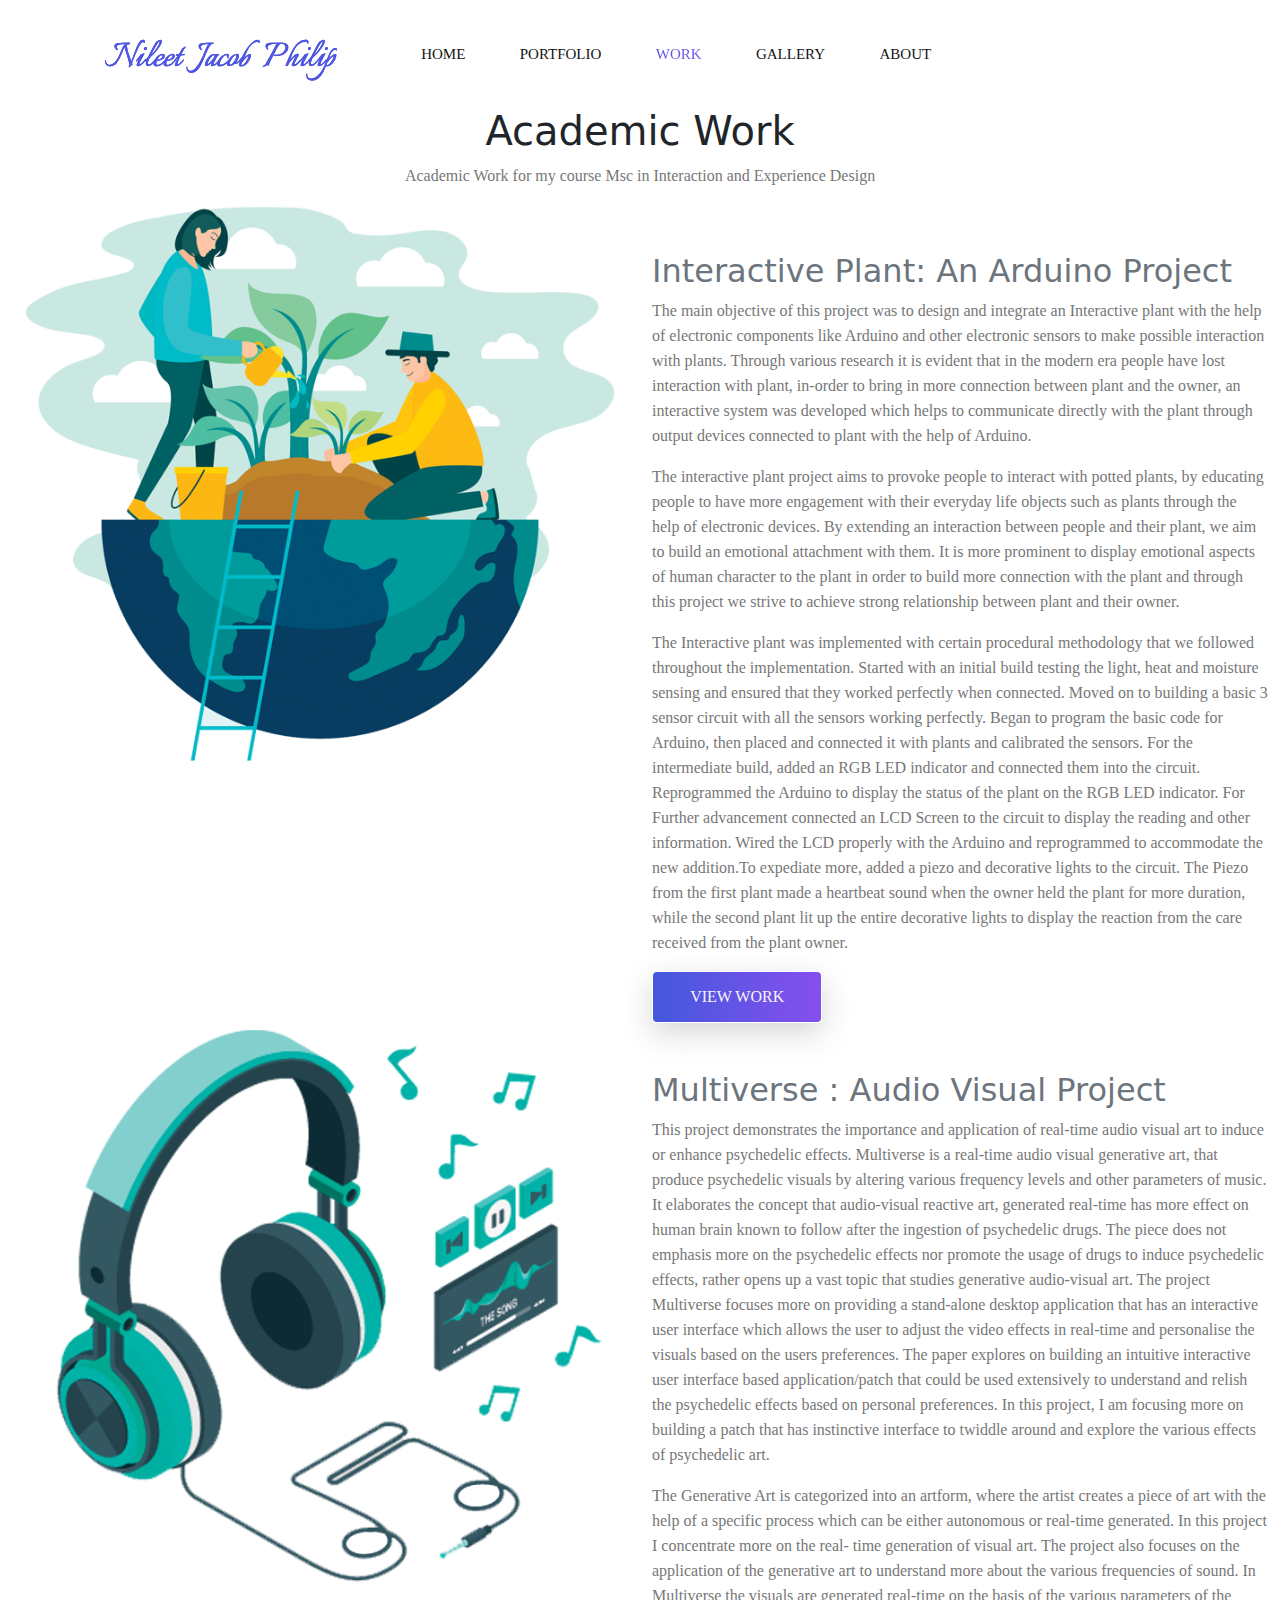
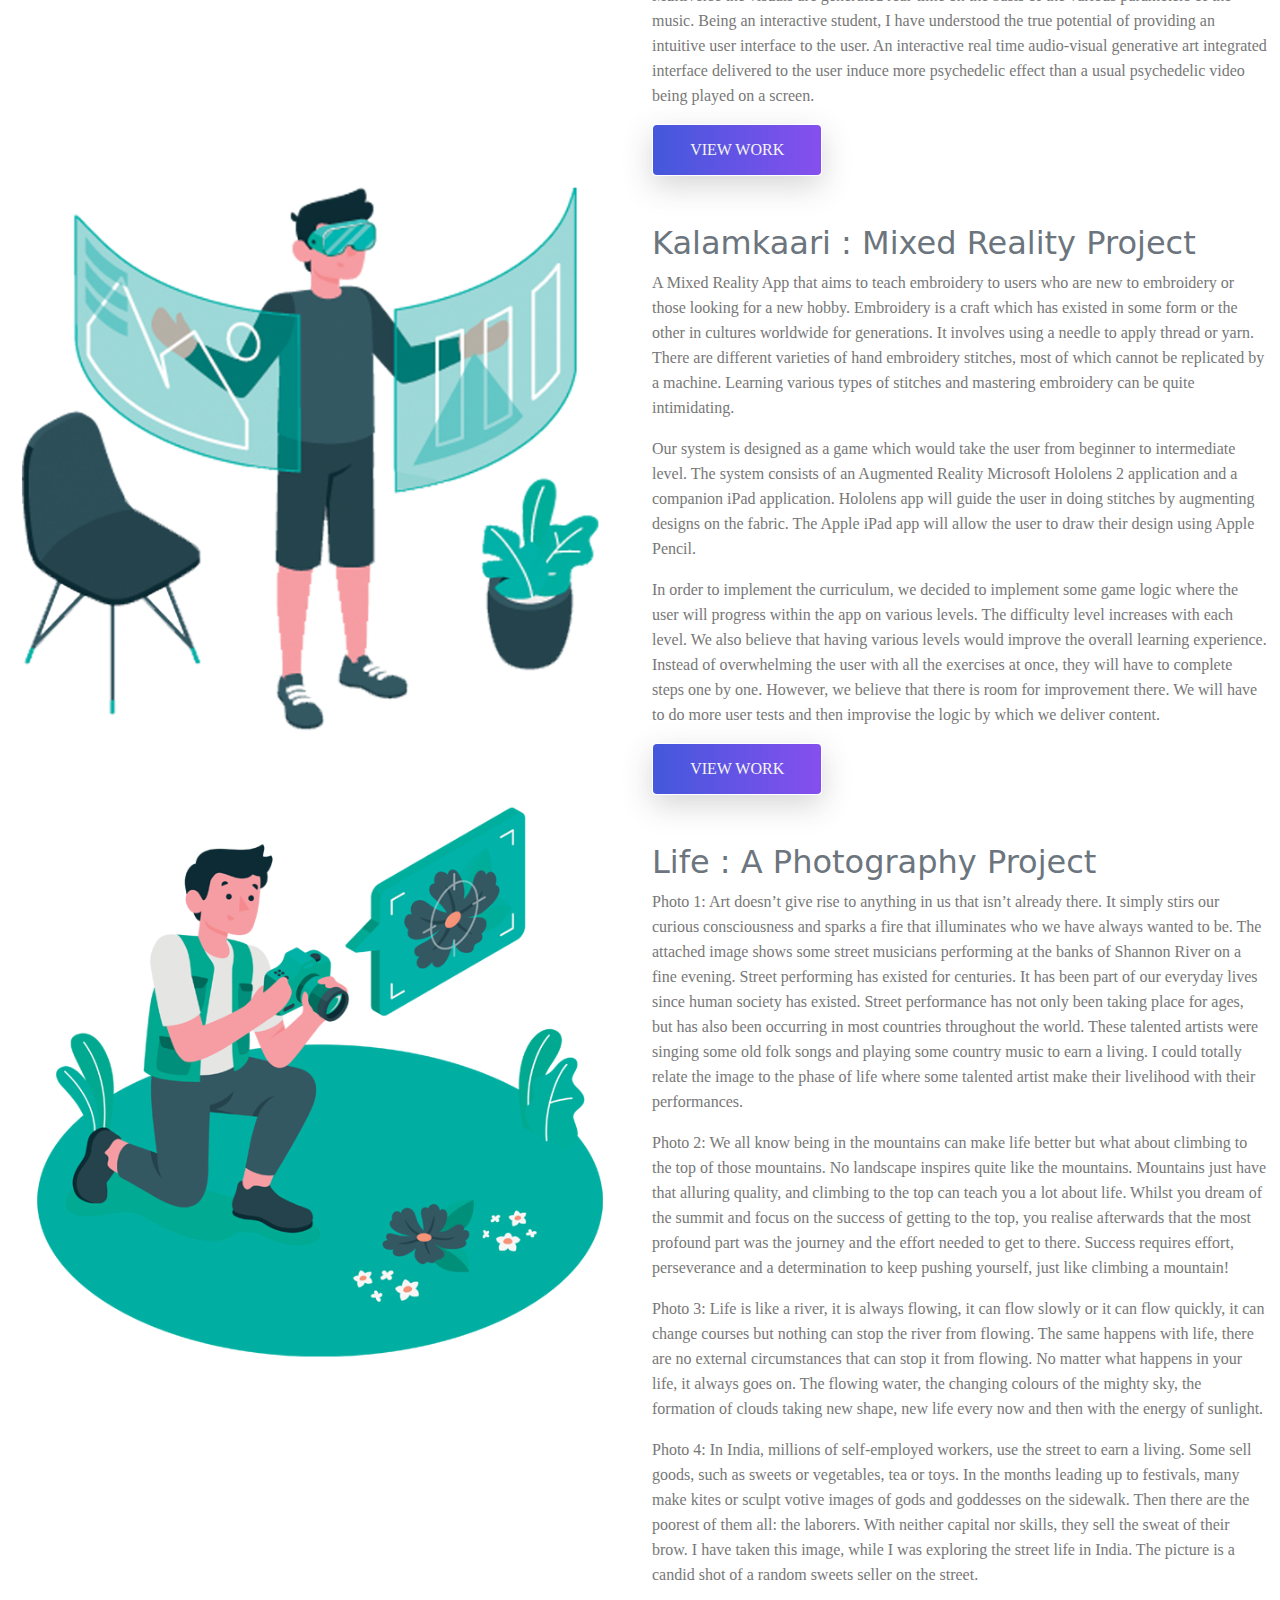
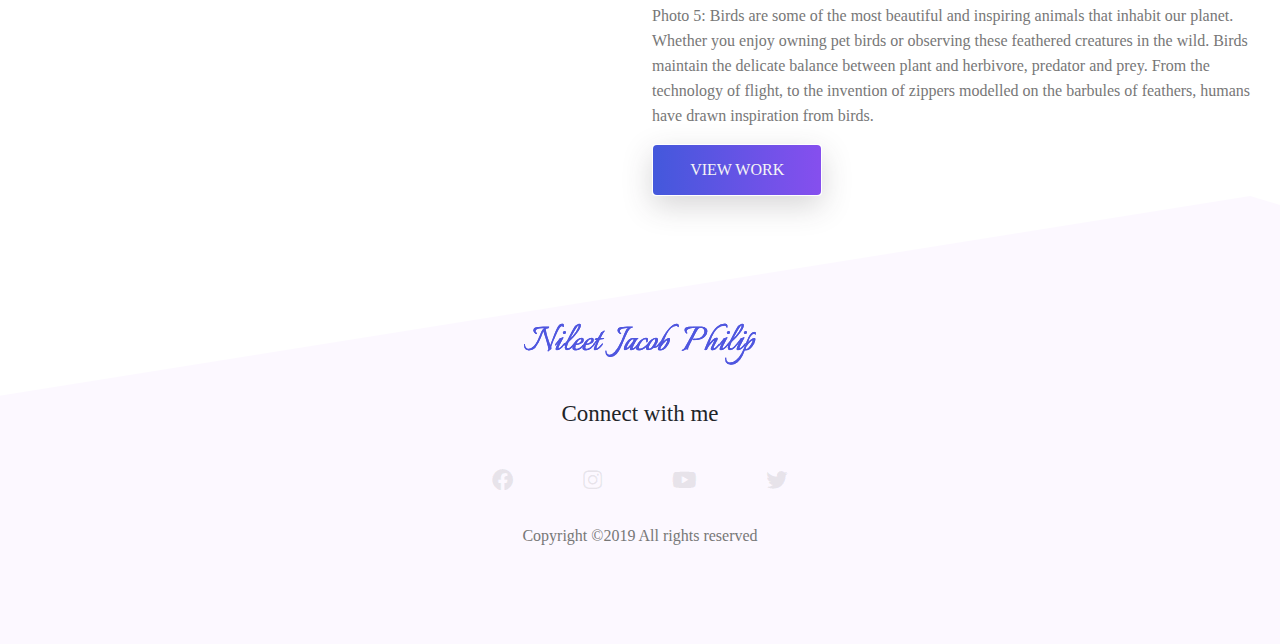
<file: work.html>
<!DOCTYPE html>
<html lang="en">

<head>
    <meta charset="UTF-8">
    <meta name="viewport" content="width=device-width, initial-scale=1.0">
    <meta http-equiv="X-UA-Compatible" content="ie=edge">
    <title>Nileet Jacob Philip</title>


    <!--  Bootstrap css file  -->
    <link rel="stylesheet" type="text/css" href="./css/bootstrap.min.css">

    <!--  font awesome icons  -->
    <link rel="stylesheet" href="./css/all.min.css">


    <!--  Magnific Popup css file  -->
    <link rel="stylesheet" href="./vendor/Magnific-Popup/dist/magnific-popup.css">


    <!--  Owl-carousel css file  -->
    <link rel="stylesheet" href="./vendor/owl-carousel/css/owl.carousel.min.css">
    <link rel="stylesheet" href="./vendor/owl-carousel/css/owl.theme.default.min.css">


    <!--  custom css file  -->
    <link rel="stylesheet" href="./css/style.css">

    <!--  Responsive css file  -->
    <link rel="stylesheet" href="./css/responsive.css">

</head>

<body>


    <!--  ======================= Start Header Area ============================== -->

    <header class="header_area">
        <div class="main-menu">
            <nav class="navbar navbar-expand-lg navbar-light">
                <a class="navbar-brand" href="./index.html"><img src="./img/logo.png" alt="logo"></a>
                <button class="navbar-toggler" type="button" data-toggle="collapse" data-target="#navbarNav"
                    aria-controls="navbarNav" aria-expanded="false" aria-label="Toggle navigation">
                    <span class="navbar-toggler-icon"></span>
                </button>
                <div class="collapse navbar-collapse" id="navbarNav">
                    <div class="mr-auto"></div>
                    <ul class="navbar-nav">
                        <li class="nav-item ">
                            <a class="nav-link" href="./index.html">Home <span class="sr-only">(current)</span></a>
                        </li>
                        <li class="nav-item ">
                            <a class="nav-link " href="./portfolio.html">Portfolio</a>
                        </li>
                        <li class="nav-item active">
                            <a class="nav-link" href="./work.html">Work</a>
                        </li>
                        <li class="nav-item ">
                            <a class="nav-link" href="./gallery.html">Gallery</a>
                        </li>
                        <li class="nav-item">
                            <a class="nav-link" href="./about.html">About</a>
                        </li>
                    </ul>
                </div>
            </nav>
        </div>
    </header>

    <!--  ======================= End Header Area ============================== -->

    <!-- work description -->

    <section class="services-area">
        <div class="container">
            <div class="row">
                <div class="col-lg-12 text-center services-title">
                    <h1 class="text-center">Academic Work</h1>
                    <p class="para">
                        Academic Work for my course Msc in Interaction and Experience Design
                    </p>
                </div>

            </div>
        </div>
    </section>

    <!-- End Work description -->


    <!--  ========================= Plant Area ==========================  -->

    <section class="about-area">
        <div class="container-fluid">
            <div class="row">
                <div class="col-lg-6 col-md-12">
                    <div class="about-image">
                        <img src="./img/work/1.png" alt="About us" class="img-fluid">
                    </div>
                </div>
                <div class="col-lg-6 col-md-12 about-title">
                    <h2 class="text-secondary pt-5">
                        <span>Interactive</span>
                        <span>Plant: An Arduino Project</span>
                    </h2>
                    <div class="paragraph py-7 w-120">
                        <p class="para">
                            The main objective of this project was to design and integrate an Interactive plant with the
                            help of electronic components like Arduino and other electronic sensors to make possible
                            interaction with plants. Through various research it is evident that in the modern era
                            people have lost interaction with plant, in-order to bring in more connection between plant
                            and the owner, an interactive system was developed which helps to communicate directly with
                            the plant through output devices connected to plant with the help of Arduino.
                        </p>
                        <p class="para">
                            The interactive plant project aims to provoke people to interact with potted plants, by
                            educating people to have more engagement with their everyday life objects such as plants
                            through the help of electronic devices. By extending an interaction between people and their
                            plant, we aim to build an emotional attachment with them. It is more prominent to display
                            emotional aspects of human character to the plant in order to build more connection with the
                            plant and through this project we strive to achieve strong relationship between plant and
                            their owner.



                        </p>
                        <p class="para">
                            The Interactive plant was implemented with certain procedural methodology that we followed
                            throughout the implementation. Started with an initial build testing the light, heat and
                            moisture sensing and ensured that they worked perfectly when connected. Moved on to building
                            a basic 3 sensor circuit with all the sensors working perfectly. Began to program the basic
                            code for Arduino, then placed and connected it with plants and calibrated the sensors. For
                            the intermediate build, added an RGB LED indicator and connected them into the circuit.
                            Reprogrammed the Arduino to display the status of the plant on the RGB LED indicator. For
                            Further advancement connected an LCD Screen to the circuit to display the reading and other
                            information. Wired the LCD properly with the Arduino and reprogrammed to accommodate the new
                            addition.To expediate more, added a piezo and decorative lights to the circuit. The Piezo
                            from the
                            first plant made a heartbeat sound when the owner held the plant for more duration, while
                            the second plant lit up the entire decorative lights to display the reaction from the care
                            received from the plant owner.

                        </p>
                    </div>
                    <a href="./docs/Interactive Plant.pdf" target="_blank">
                        <button type="button" class="btn button primary-button text-uppercase">View Work</button>
                    </a>
                </div>
            </div>
        </div>
    </section>

    <!--  ========================= End Plant Area ==========================  -->
    <!--  ========================= Multiverse Area ==========================  -->

    <section class="about-area">
        <div class="container-fluid">
            <div class="row">
                <div class="col-lg-6 col-md-12">
                    <div class="about-image">
                        <img src="./img/work/2.png" alt="About us" class="img-fluid">
                    </div>
                </div>
                <div class="col-lg-6 col-md-12 about-title">
                    <h2 class="text-secondary pt-5">
                        <span>Multiverse</span>
                        <span>: Audio Visual Project</span>
                    </h2>
                    <div class="paragraph py-7 w-120">
                        <p class="para">
                            This project demonstrates the importance and application of real-time audio visual art to
                            induce or enhance psychedelic effects. Multiverse is a real-time audio visual generative
                            art, that produce psychedelic visuals by altering various frequency levels and other
                            parameters of music. It elaborates the concept that audio-visual reactive art, generated
                            real-time has more effect on human brain known to follow after the ingestion of psychedelic
                            drugs. The piece does not emphasis more on the psychedelic effects nor promote the usage of
                            drugs to induce psychedelic effects, rather opens up a vast topic that studies generative
                            audio-visual art. The project Multiverse focuses more on providing a stand-alone desktop
                            application that has an interactive user interface which allows the user to adjust the video
                            effects in real-time and personalise the visuals based on the users preferences. The paper
                            explores on building an intuitive interactive user interface based application/patch that
                            could be used extensively to understand and relish the psychedelic effects based on personal
                            preferences. In this project, I am focusing more on building a patch that has instinctive
                            interface to twiddle around and explore the
                            various effects of psychedelic art.
                        </p>
                        <p class="para">
                            The Generative Art is categorized into an artform, where the artist creates a piece of art
                            with the help of a specific process which can be either autonomous or real-time generated.
                            In this project I concentrate more on the real- time generation of visual art. The project
                            also focuses on the application of the generative art to understand more about the various
                            frequencies of sound. In Multiverse the visuals are generated real-time on the basis of the
                            various parameters of the music. Being an interactive student, I have understood the true
                            potential of providing an intuitive user interface to the user. An interactive real time
                            audio-visual generative art integrated interface
                            delivered to the user induce more psychedelic effect than a usual psychedelic video being
                            played on a screen.
                        </p>
                    </div>
                    <a href="./docs/Multiverse.pdf" target="_blank">
                        <button type="button" class="btn button primary-button text-uppercase">View Work</button>
                    </a>
                </div>
            </div>
        </div>
    </section>

    <!--  ========================= End Multiverse Area ==========================  -->
    <!--  ========================= Kalamkaari Area ==========================  -->

    <section class="about-area">
        <div class="container-fluid">
            <div class="row">
                <div class="col-lg-6 col-md-12">
                    <div class="about-image">
                        <img src="./img/work/3.png" alt="About us" class="img-fluid">
                    </div>
                </div>
                <div class="col-lg-6 col-md-12 about-title">
                    <h2 class="text-secondary pt-5">
                        <span>Kalamkaari</span>
                        <span>: Mixed Reality</span>
                        <span>Project</span>
                    </h2>
                    <div class="paragraph py-7 w-120">
                        <p class="para">
                            A Mixed Reality App that aims to teach embroidery to users who are new to embroidery or
                            those looking for a new hobby. Embroidery is a craft which has existed in some form or the
                            other in cultures worldwide for generations. It involves using a needle to apply thread or
                            yarn. There are different varieties of hand embroidery stitches, most of which cannot be
                            replicated by a machine. Learning various types of stitches and mastering embroidery can be
                            quite intimidating.
                        </p>
                        <p class="para">
                            Our system is designed as a game which would take the user from beginner to intermediate
                            level. The system consists of an Augmented Reality Microsoft Hololens 2 application and a
                            companion iPad application. Hololens app will guide the user in doing stitches by augmenting
                            designs on the fabric. The Apple iPad app will allow the user to draw their design using
                            Apple Pencil.
                        </p>
                        <p class="para">
                            In order to implement the curriculum, we decided to implement some game logic where the user
                            will progress within the app on various levels. The difficulty level increases with each
                            level. We also believe that having various levels would improve the overall learning
                            experience. Instead of overwhelming the user with all the exercises at once, they will have
                            to complete steps one by one. However, we believe that there is room for improvement there.
                            We will have to do more user tests and then improvise the logic by which we deliver content.
                        </p>
                    </div>
                    <a href="./docs/kalamkari.pdf" target="_blank">
                        <button type="button" class="btn button primary-button text-uppercase">View Work</button>
                    </a>
                </div>
            </div>
        </div>
    </section>

    <!--  ========================= End Kalamkaari Area ==========================  -->

    <!--  ========================= Photography Area ==========================  -->

    <section class="about-area">
        <div class="container-fluid">
            <div class="row">
                <div class="col-lg-6 col-md-12">
                    <div class="about-image">
                        <img src="./img/work/4.png" alt="About us" class="img-fluid">
                    </div>
                </div>
                <div class="col-lg-6 col-md-12 about-title">
                    <h2 class="text-secondary pt-5">
                        <span>Life</span>
                        <span>: A Photography</span>
                        <span>Project</span>
                    </h2>
                    <div class="paragraph py-7 w-120">
                        <p class="para">
                            Photo 1: Art doesn’t give rise to anything in us that isn’t already there. It simply stirs
                            our curious consciousness and sparks a fire that illuminates who we have always wanted to
                            be. The attached image shows some street musicians performing at the banks of Shannon River
                            on a fine evening. Street performing has existed for centuries. It has been part of our
                            everyday lives since human society has existed. Street performance has not only been taking
                            place for ages, but has also been occurring in most countries throughout the world. These
                            talented artists were singing some old folk songs and playing some country music to earn a
                            living. I could totally relate the image to the phase of life where some talented artist
                            make their livelihood with their performances.
                        </p>
                        <p class="para">
                            Photo 2: We all know being in the mountains can make life better but what about climbing to
                            the top
                            of those mountains. No landscape inspires quite like the mountains. Mountains just have that
                            alluring quality, and climbing to the top can teach you a lot about life. Whilst you dream
                            of the summit and focus on the success of getting to the top, you realise afterwards that
                            the most profound part was the journey and the effort needed to get to there. Success
                            requires effort, perseverance and a determination to keep pushing yourself, just like
                            climbing a mountain!
                        </p>
                        <p class="para">
                            Photo 3: Life is like a river, it is always flowing, it can flow slowly or it can flow
                            quickly, it can change courses but nothing can stop the river from flowing. The same happens
                            with life, there are no external circumstances that can stop it from flowing. No matter what
                            happens in your life, it always goes on. The flowing water, the changing colours of the
                            mighty sky, the formation of clouds taking new shape, new life every now and then with the
                            energy of sunlight.
                        </p>
                        <p class="para">
                            Photo 4: In India, millions of self-employed workers, use the street to earn a living. Some
                            sell goods, such as sweets or vegetables, tea or toys. In the months leading up to
                            festivals, many make kites or sculpt votive images of gods and goddesses on the sidewalk.
                            Then there are the poorest of them all: the laborers. With neither capital nor skills, they
                            sell the sweat of their brow. I have taken this image, while I was exploring the street life
                            in India. The picture is a candid shot of a random sweets seller on the street.
                        </p>
                        <p class="para">
                            Photo 5: Birds are some of the most beautiful and inspiring animals that inhabit our planet.
                            Whether you enjoy owning pet birds or observing these feathered creatures in the wild. Birds
                            maintain the delicate balance between plant and herbivore, predator and prey. From the
                            technology of flight, to the invention of zippers modelled on the barbules of feathers,
                            humans have drawn inspiration from birds.
                        </p>
                    </div>
                    <a href="./docs/photography.pdf" target="_blank">
                        <button type="button" class="btn button primary-button text-uppercase">View Work</button>
                    </a>
                </div>
            </div>
        </div>
    </section>

    <!--  ========================= End Photography Area ==========================  -->



    </main>
    <!--  ======================= End Main Area ================================ -->

    <footer class="footer-area">
        <div class="container">
            <div class="">
                <div class="site-logo text-center py-4">
                    <a href="./index.html"><img src="./img/logo.png" alt="logo"></a>
                </div>
                <div class="social text-center">
                    <h5 class="text-center">Connect with me</h5>
                    <a href="https://www.facebook.com/nileet.philip" target="_blank"><i class="fab fa-facebook"></i></a>
                    <a href="https://www.instagram.com/comefeeltheart/" target="_blank"><i
                            class="fab fa-instagram"></i></a>
                    <a href="https://www.youtube.com/channel/UCjj8_3spuU92px79kiF-eOQ" target="_blank"><i
                            class="fab fa-youtube"></i></a>
                    <a href="https://twitter.com/Nileetjacob" target="_blank"><i class="fab fa-twitter"></i></a>
                </div>
                <div class="copyrights text-center">
                    <p class="para">
                        Copyright ©2019 All rights reserved
                        <a href="#"><span style="color: var(--primary-color);"></span></a>
                    </p>
                </div>
            </div>
        </div>
    </footer>


    <!--  Jquery js file  -->
    <script type="text/javascript" src="./js/jquery.3.4.1.js"></script>

    <!--  Bootstrap js file  -->
    <script type="text/javascript" src="./js/bootstrap.min.js"></script>

    <!--  isotope js library  -->
    <script type="text/javascript" src="./vendor/isotope/isotope.min.js"></script>

    <!--  Magnific popup script file  -->
    <script type="text/javascript" src="./vendor/Magnific-Popup/dist/jquery.magnific-popup.min.js"></script>

    <!--  Owl-carousel js file  -->
    <script type="text/javascript" src="./vendor/owl-carousel/js/owl.carousel.min.js"></script>

    <!--  custom js file  -->
    <script type="text/javascript" src="./js/main.js"></script>


</body>

</html>
</file>
<file: css/style.css>
@import url(./fonts.css);
@import url(./partials/_variables.css);
@import url(./partials/_global.css);


/* start navigation */

.header_area .main-menu .navbar .navbar-brand {
    padding: 0 2rem 0 5rem;
}

.header_area .main-menu .navbar {
    padding: 1rem 20rem;
}

.header_area .main-menu .nav-item .nav-link {
    font: normal 500 15px/2px var(--roboto);
    text-transform: uppercase;
    padding: 1.7rem;
    color: var(--title-color);
}

.header_area .main-menu .navbar-nav .active a {
    background: var(--gradient-color);
    -webkit-background-clip: text;
    -webkit-text-fill-color: transparent;
    background-clip: text;
}

.header_area .main-menu .navbar-nav a:hover {
    background: var(--gradient-color);
    -webkit-background-clip: text;
    -webkit-text-fill-color: transparent;
    background-clip: text;
}



/* end navigation */

/* Banner Area */

.site-main .site-banner {
    background: url(../img/banner/home-banner.png) no-repeat 0% 50%;
}

.site-main .site-banner .site-title h3 {
    padding-top: 35%;
    font-weight: 500;
}

/* .site-main .site-banner .site-title h3::after{
    content: " ";
    height: 2px;
    width: 18vw;
    background: black;
    display: inline-block;
    margin-left: 5%;
    transform: translateY(-10px);
} */

.site-main .site-banner .site-title h1 {
    font-size: 5rem;
}

.site-main .site-banner .site-title h4 {
    font-size: 0.9rem;
}

.site-main .site-banner .banner-image>img {
    padding: 7rem 0;
    width: 90rem;
}



/* End Banner Area */

/* Start About Area */

.site-main .about-area {
    padding: 8rem 5rem;
}

.site-main .about-area .about-title h2>span {
    display: block;
    font: normal bold 49px/ 60px var(--roboto);
    letter-spacing: 21px;
}

.site-main .about-area .about-title .paragraph>p {
    padding: .4rem 0;
}

/* End About Area */


/* Start Brand Area */

.site-main .brand-area {
    padding: 1rem 20rem;
    margin-bottom: 4rem;
}

.site-main .brand-area .first-row .col-lg-4 {
    display: flex;
    justify-content: center;
}

.site-main .brand-area .first-row .col-lg-4>.single-brand {
    border: 1px solid var(--border-color);
    text-align: center;
    padding: 1.8rem 0rem;
    margin: .9rem 0;
    width: 180px;
    height: 100px;
    cursor: pointer;
    transition: transform .4s ease;
}

.site-main .brand-area .first-row .col-lg-4>.single-brand>img {
    width: 50%;
}

.site-main .brand-area .first-row .col-lg-4>.single-brand:hover {
    box-shadow: var(--box-shadow);
    transform: scale(1.1);
}

.site-main .brand-area .first-row .col-lg-4>.single-brand:hover>img {
    filter: brightness(0.15);
}

.site-main .brand-area .experience-area {
    padding-left: 1rem;
}

.site-main .brand-area .experience-area span {
    display: block;
}

.site-main .brand-area .experience-area .years-area {
    background: url(../img/client-info-bg.png) no-repeat 45px 20px;
    padding: 2rem 0;
    width: 40rem;
    height: 18rem;
    padding-left: 8rem;
    position: relative;
}

.site-main .brand-area .experience-area .bg-panel {
    position: absolute;
    left: -190px;
    top: 0%;
    background: #e029290a;
    width: 400px;
    height: 400px;
    margin-left: 340px;
    z-index: -1;
}

.site-main .brand-area .experience-area .years-area .years {
    font: normal bold 84px/40px var(--roboto);
    color: var(--primary-color2);
    z-index: 2;
}

.site-main .brand-area .experience-area .years-area h2>span {
    font: normal 600 22px/30px var(--roboto);
}

.site-main .brand-area .experience-area .call-area {
    padding-left: 10rem;
}

/* End Brand Area */

/* Services Area */

.site-main .services-area {
    padding: 7rem 2rem;
}

.site-main .services-area .services-title {
    padding: 0 14rem;
}

.site-main .services-area .services-title h1 {
    font-size: 35px;
}

.site-main>.services-area .services {
    background: rgba(248, 252, 253, 0.973);
    padding: 2rem 0;
    width: 16rem;
    margin: 5rem .5rem;
    transition: box-shadow .7s ease;
}

.site-main>.services-area .services:hover {
    box-shadow: var(--box-shadow);
}



/* End Services Area */


/* Project Area */

.site-main .project-area {
    padding: 4rem 0;
}

.site-main .project-area .button-group button {
    background: transparent;
    border: none;
    font: normal 500 16px/130px var(--roboto);
    text-transform: uppercase;
}

.site-main .project-area .button-group button+button {
    padding-left: 3rem;
}

.site-main .project-area .grid .our-project>.title h4 {
    font: normal 700 25px/12px var(--roboto);
}

.site-main .project-area .grid .our-project .img a:hover img {
    filter: brightness(1.1) drop-shadow(1px 8px 30px #b1afaf);
}


/* End Project Area */


/* About Me */

.site-main .about-area .about-title p {
    padding: 1rem 7rem;
}

.site-main .about-area .client {
    background: #ffffff10;
    box-shadow: var(--box-shadow);
    margin: 3rem 0rem;
}

.site-main .about-area .client .client-img {
    padding: 2rem;
}

.site-main .about-area .client .about-client {
    padding-top: 2rem;
}

.site-main .about-area .client .about-client h4 {
    font: normal 500 21px/ 20px var(--roboto);
}

.site-main .about-area .client .about-client p {
    font-size: 14px;
}

.site-main .about-area .owl-carousel .owl-item {
    display: flex;
    justify-content: center;
    padding: 0 1.5rem;
}

.site-main .about-area .owl-carousel .owl-dots .owl-dot.active span {
    background: var(--primary-color);
    width: 12px;
    height: 12px;
}



/* End About Me */


/* Footer Area */

footer.footer-area {
    padding: 5rem 0;
    background: url(../img/footer-bg.png) no-repeat;
}

footer.footer-area .social h5 {
    font: normal 500 23px/ 30px var(--roboto);
}

footer.footer-area .social a>i {
    font-size: 22px;
    padding: 2rem;
    color: var(--border-color);
}

footer.footer-area .social a:hover>i {
    color: var(--primary-color);
}


/* End Footer */
</file>
<file: css/responsive.css>
/* if the viewport is equal to 340px or less than that */ 
@media only screen and (max-width: 340px){
    .header_area .main-menu .navbar,
    .header_area .main-menu .navbar .navbar-brand,
    .site-main .subscribe-us-area .subscribe .subscribe-title,
    .site-main .subscribe-us-area .subscribe .subscribe-title p, h4,
    .site-main .services-area,
    .site-main .subscribe-us-area .subscribe
    {
        padding: 2%;
        margin: 0%;
    }

    .site-main .site-banner .site-title h1{
        font-size: 41px;
    }

    .site-main .subscribe-us-area .subscribe form .input-textbox input{
        width: 15rem    !important;
    }

    .site-main > .services-area .services{
        width: 13rem;
    }   

}


/* if the viewport is equal to 792 or less than that */ 
@media only screen and (max-width: 792px){
    .site-main .about-area .about-title h2 > span{
        font-size: 31px;
        letter-spacing: 10px;
    }

    .site-main .brand-area .experience-area .years-area{
        padding-left: 1%;
        width: 49%;
    }

    .site-main .brand-area .experience-area .bg-panel{
        margin-left: 30%;
        width: 80%;   
    }

    .site-main .brand-area .experience-area .call-area{
        padding-left: 3%;
    }

    .site-main .project-area .button-group button{
        font: normal 500 18px/40px var(--roboto);
    }

    .site-main .about-area .about-title p{
        padding: 0%;
    }

    .site-main .subscribe-us-area .subscribe form .input-textbox input{
        width: 20rem;
        margin: 5%;
    }
}



/* if the viewport is equal to 1910px or less than that */ 
@media only screen and (max-width: 1910px){
    .header_area .main-menu .navbar{
        padding: 1rem;
    }

    .container{
        max-width: 90%;
    }

    .site-main .brand-area,
    .site-main .services-area .services-title,
    .site-main .about-area{
        padding: 3% 4%;
    }


}
</file>
